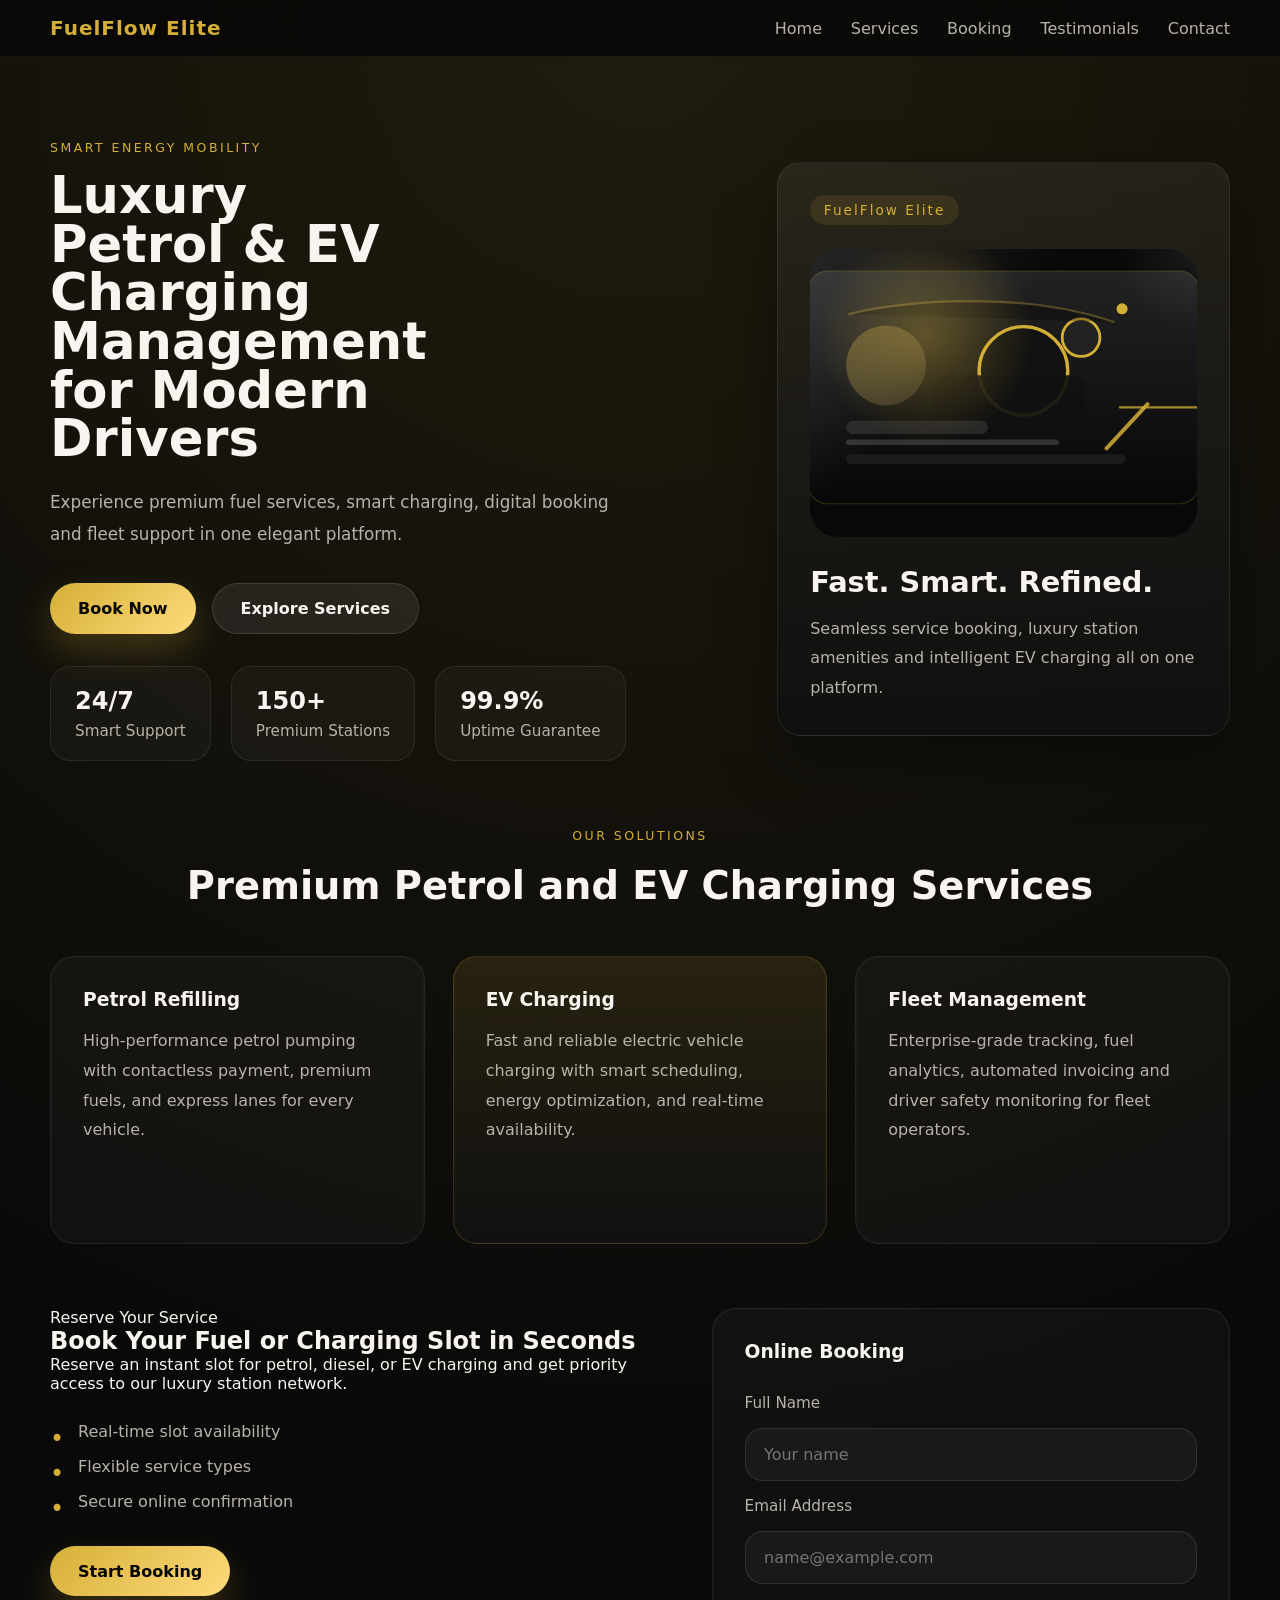
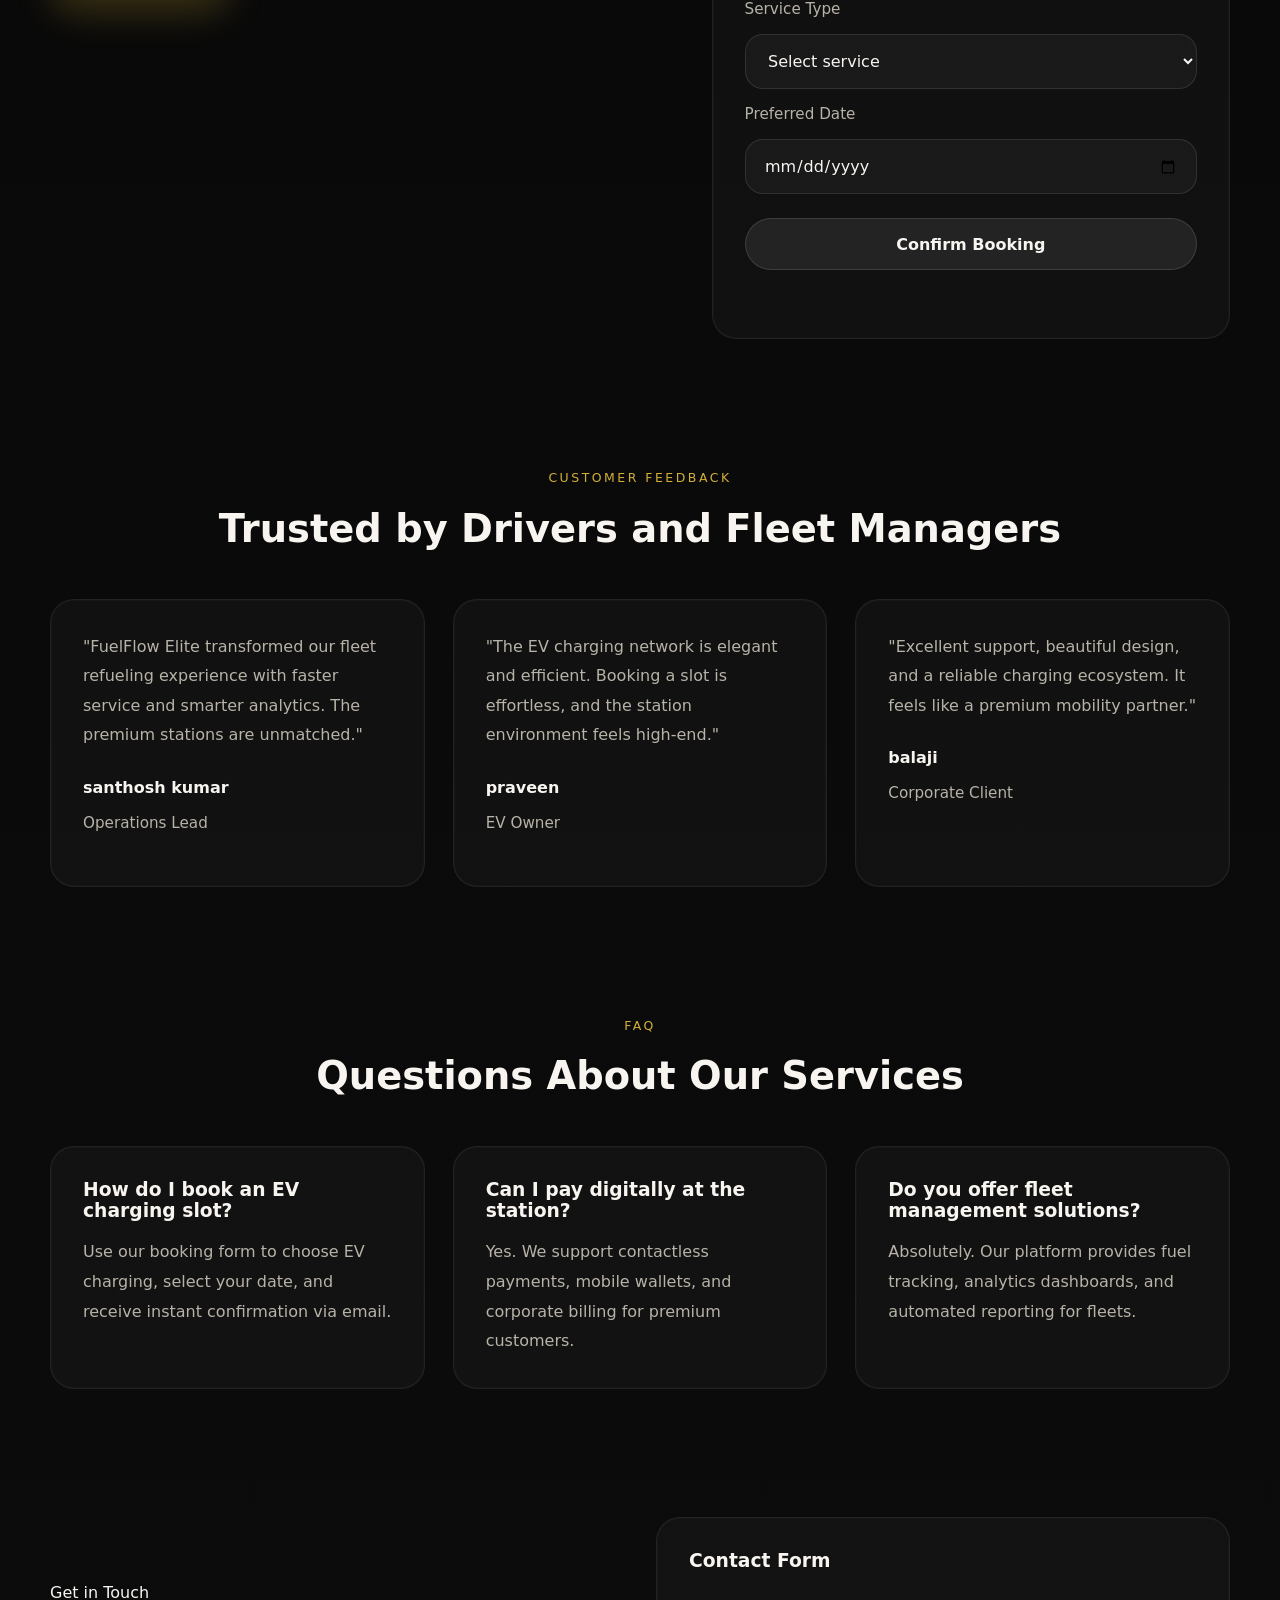
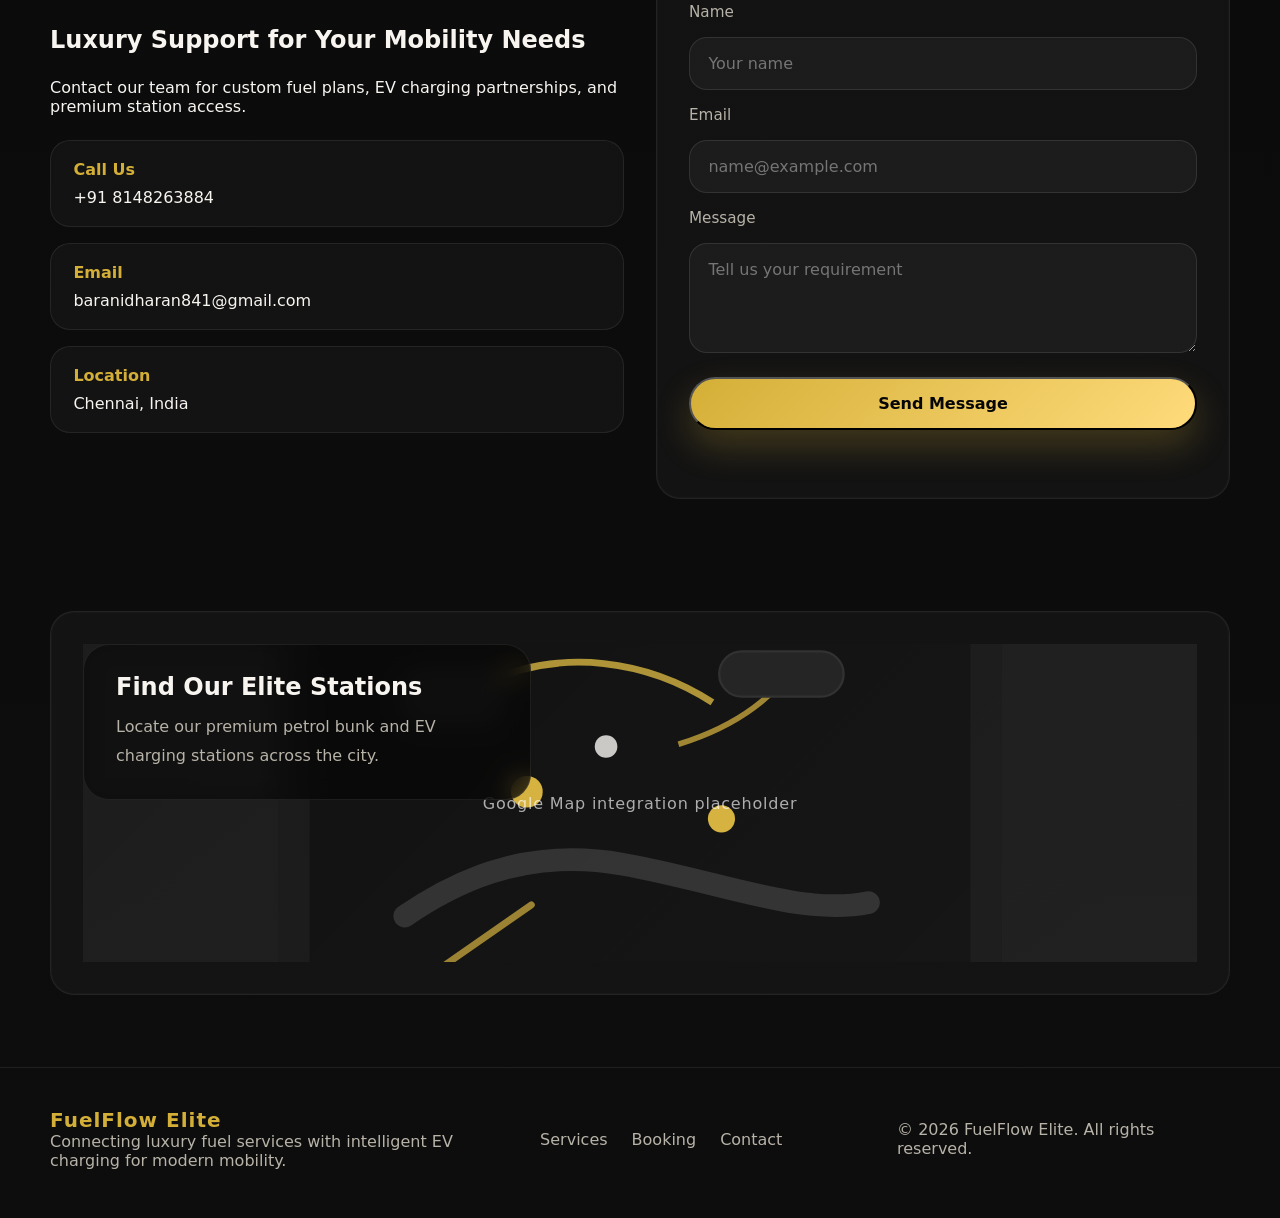
<file: index.html>
<!DOCTYPE html>
<html lang="en">
<head>
    <meta charset="UTF-8" />
    <meta name="viewport" content="width=device-width, initial-scale=1.0" />
    <title>FuelFlow Elite | Smart Petrol Bunk & EV Charging</title>
    <meta name="description" content="Luxury petrol bunk and EV charging management system with premium services, fast booking, and smart energy solutions." />
    <link rel="stylesheet" href="css/style.css" />
    <link rel="stylesheet" href="css/responsive.css" />
</head>
<body>
    <!-- Page Wrapper -->
    <div class="page-wrapper">
        <!-- Header / Navigation -->
        <header class="site-header">
            <div class="container header-inner">
                <a href="#home" class="brand-logo">FuelFlow Elite</a>
                <nav class="main-nav" id="mainNav">
                    <a href="#home">Home</a>
                    <a href="#services">Services</a>
                    <a href="#booking">Booking</a>
                    <a href="#testimonials">Testimonials</a>
                    <a href="#contact">Contact</a>
                </nav>
                <button class="mobile-toggle" aria-label="Open navigation">☰</button>
            </div>
        </header>

        <!-- Hero Section -->
        <section class="hero-section" id="home">
            <div class="container hero-grid">
                <div class="hero-copy">
                    <span class="eyebrow">Smart Energy Mobility</span>
                    <h1>Luxury Petrol & EV Charging Management for Modern Drivers</h1>
                    <p>Experience premium fuel services, smart charging, digital booking and fleet support in one elegant platform.</p>
                    <div class="hero-actions">
                        <a href="#booking" class="btn btn-primary">Book Now</a>
                        <a href="#services" class="btn btn-secondary">Explore Services</a>
                    </div>
                    <div class="hero-stats">
                        <div>
                            <strong>24/7</strong>
                            <span>Smart Support</span>
                        </div>
                        <div>
                            <strong>150+</strong>
                            <span>Premium Stations</span>
                        </div>
                        <div>
                            <strong>99.9%</strong>
                            <span>Uptime Guarantee</span>
                        </div>
                    </div>
                </div>
                <div class="hero-visual">
                    <div class="visual-card">
                        <div class="visual-tag">FuelFlow Elite</div>
                        <div class="visual-image"></div>
                        <div class="visual-copy">
                            <h2>Fast. Smart. Refined.</h2>
                            <p>Seamless service booking, luxury station amenities and intelligent EV charging all on one platform.</p>
                        </div>
                    </div>
                </div>
            </div>
        </section>

        <!-- Services Section -->
        <section class="services-section" id="services">
            <div class="container section-header">
                <span>Our Solutions</span>
                <h2>Premium Petrol and EV Charging Services</h2>
            </div>
            <div class="container services-grid">
                <article class="service-card">
                    <h3>Petrol Refilling</h3>
                    <p>High-performance petrol pumping with contactless payment, premium fuels, and express lanes for every vehicle.</p>
                </article>
                <article class="service-card accent-card">
                    <h3>EV Charging</h3>
                    <p>Fast and reliable electric vehicle charging with smart scheduling, energy optimization, and real-time availability.</p>
                </article>
                <article class="service-card">
                    <h3>Fleet Management</h3>
                    <p>Enterprise-grade tracking, fuel analytics, automated invoicing and driver safety monitoring for fleet operators.</p>
                </article>
            </div>
        </section>

        <!-- Booking Preview -->
        <section class="booking-preview" id="booking">
            <div class="container booking-grid">
                <div class="booking-copy">
                    <span>Reserve Your Service</span>
                    <h2>Book Your Fuel or Charging Slot in Seconds</h2>
                    <p>Reserve an instant slot for petrol, diesel, or EV charging and get priority access to our luxury station network.</p>
                    <ul>
                        <li>Real-time slot availability</li>
                        <li>Flexible service types</li>
                        <li>Secure online confirmation</li>
                    </ul>
                    <a href="#contact" class="btn btn-primary">Start Booking</a>
                </div>
                <div class="booking-form-card">
                    <form id="bookingForm" class="form-card" novalidate>
                        <h3>Online Booking</h3>
                        <label for="bookingName">Full Name</label>
                        <input type="text" id="bookingName" name="bookingName" placeholder="Your name" required />
                        <label for="bookingEmail">Email Address</label>
                        <input type="email" id="bookingEmail" name="bookingEmail" placeholder="name@example.com" required />
                        <label for="serviceType">Service Type</label>
                        <select id="serviceType" name="serviceType" required>
                            <option value="">Select service</option>
                            <option value="petrol">Petrol Refuel</option>
                            <option value="diesel">Diesel Refuel</option>
                            <option value="ev">EV Charging</option>
                        </select>
                        <label for="bookingDate">Preferred Date</label>
                        <input type="date" id="bookingDate" name="bookingDate" required />
                        <button type="submit" class="btn btn-secondary">Confirm Booking</button>
                        <p class="form-message" id="bookingMessage"></p>
                    </form>
                </div>
            </div>
        </section>

        <!-- Testimonials Section -->
        <section class="testimonials-section" id="testimonials">
            <div class="container section-header">
                <span>Customer Feedback</span>
                <h2>Trusted by Drivers and Fleet Managers</h2>
            </div>
            <div class="container testimonials-grid">
                <article class="testimonial-card">
                    <p>"FuelFlow Elite transformed our fleet refueling experience with faster service and smarter analytics. The premium stations are unmatched."</p>
                    <h4>santhosh kumar</h4>
                    <span>Operations Lead</span>
                </article>
                <article class="testimonial-card">
                    <p>"The EV charging network is elegant and efficient. Booking a slot is effortless, and the station environment feels high-end."</p>
                    <h4>praveen</h4>
                    <span>EV Owner</span>
                </article>
                <article class="testimonial-card">
                    <p>"Excellent support, beautiful design, and a reliable charging ecosystem. It feels like a premium mobility partner."</p>
                    <h4>balaji</h4>
                    <span>Corporate Client</span>
                </article>
            </div>
        </section>

        <!-- FAQ Section -->
        <section class="faq-section">
            <div class="container section-header">
                <span>FAQ</span>
                <h2>Questions About Our Services</h2>
            </div>
            <div class="container faq-grid">
                <div class="faq-item">
                    <h3>How do I book an EV charging slot?</h3>
                    <p>Use our booking form to choose EV charging, select your date, and receive instant confirmation via email.</p>
                </div>
                <div class="faq-item">
                    <h3>Can I pay digitally at the station?</h3>
                    <p>Yes. We support contactless payments, mobile wallets, and corporate billing for premium customers.</p>
                </div>
                <div class="faq-item">
                    <h3>Do you offer fleet management solutions?</h3>
                    <p>Absolutely. Our platform provides fuel tracking, analytics dashboards, and automated reporting for fleets.</p>
                </div>
            </div>
        </section>

        <!-- Contact Section -->
        <section class="contact-section" id="contact">
            <div class="container contact-grid">
                <div class="contact-copy">
                    <span>Get in Touch</span>
                    <h2>Luxury Support for Your Mobility Needs</h2>
                    <p>Contact our team for custom fuel plans, EV charging partnerships, and premium station access.</p>
                    <div class="contact-details">
                        <div>
                            <strong>Call Us</strong>
                            <p>+91 8148263884</p>
                        </div>
                        <div>
                            <strong>Email</strong>
                            <p>baranidharan841@gmail.com</p>
                        </div>
                        <div>
                            <strong>Location</strong>
                            <p>Chennai, India</p>
                        </div>
                    </div>
                </div>
                <div class="contact-form-card">
                    <form id="contactForm" class="form-card" novalidate>
                        <h3>Contact Form</h3>
                        <label for="contactName">Name</label>
                        <input type="text" id="contactName" name="contactName" placeholder="Your name" required />
                        <label for="contactEmail">Email</label>
                        <input type="email" id="contactEmail" name="contactEmail" placeholder="name@example.com" required />
                        <label for="contactMessage">Message</label>
                        <textarea id="contactMessage" name="contactMessage" rows="4" placeholder="Tell us your requirement" required></textarea>
                        <button type="submit" class="btn btn-primary">Send Message</button>
                        <p class="form-message" id="contactMessageStatus"></p>
                    </form>
                </div>
            </div>
        </section>

        <!-- Google Map / Location -->
        <section class="map-section">
            <div class="container map-card">
                <div class="map-overlay">
                    <h2>Find Our Elite Stations</h2>
                    <p>Locate our premium petrol bunk and EV charging stations across the city.</p>
                </div>
                <div class="map-placeholder">
                    <p>Google Map integration placeholder</p>
                </div>
            </div>
        </section>

        <!-- Footer -->
        <footer class="site-footer">
            <div class="container footer-grid">
                <div>
                    <a href="#home" class="brand-logo">FuelFlow Elite</a>
                    <p>Connecting luxury fuel services with intelligent EV charging for modern mobility.</p>
                </div>
                <div class="footer-links">
                    <a href="#services">Services</a>
                    <a href="#booking">Booking</a>
                    <a href="#contact">Contact</a>
                </div>
                <div>
                    <p>&copy; 2026 FuelFlow Elite. All rights reserved.</p>
                </div>
            </div>
        </footer>
    </div>

    <script src="js/script.js"></script>
</body>
</html>
</file>
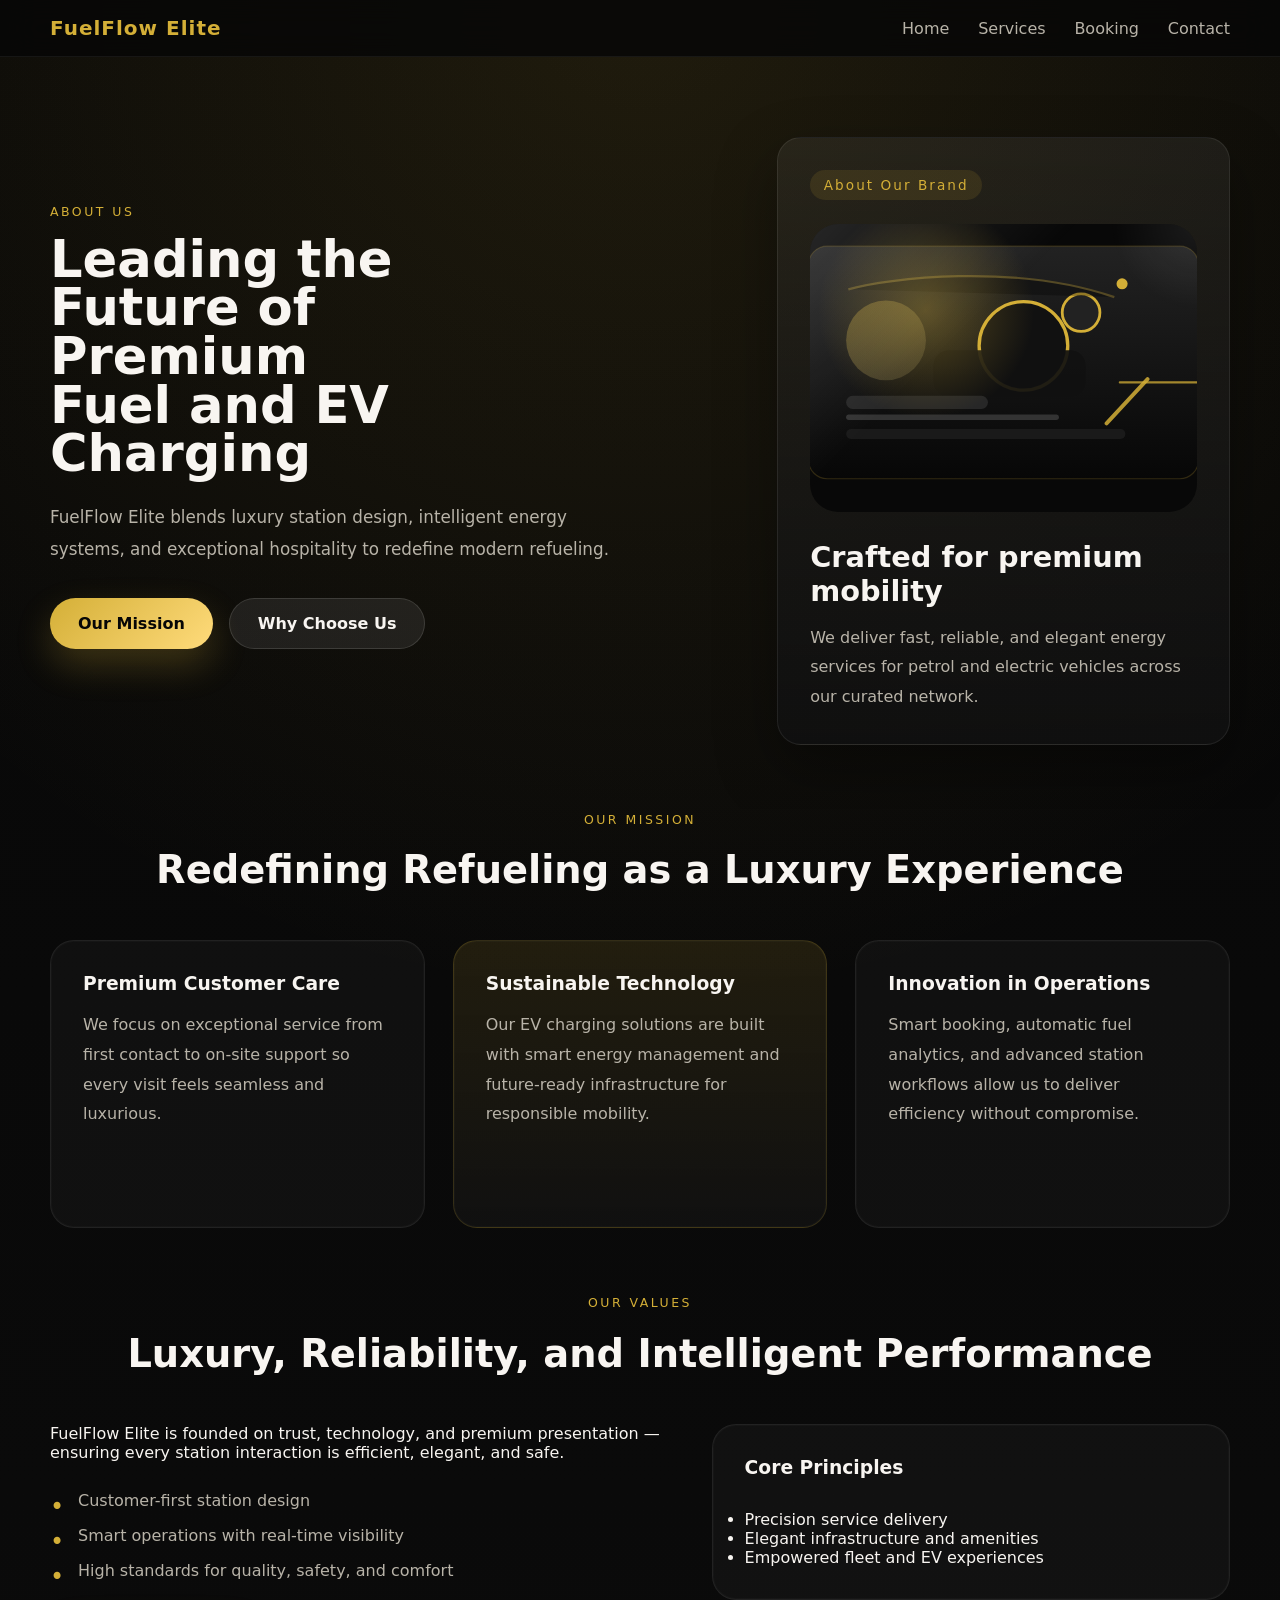
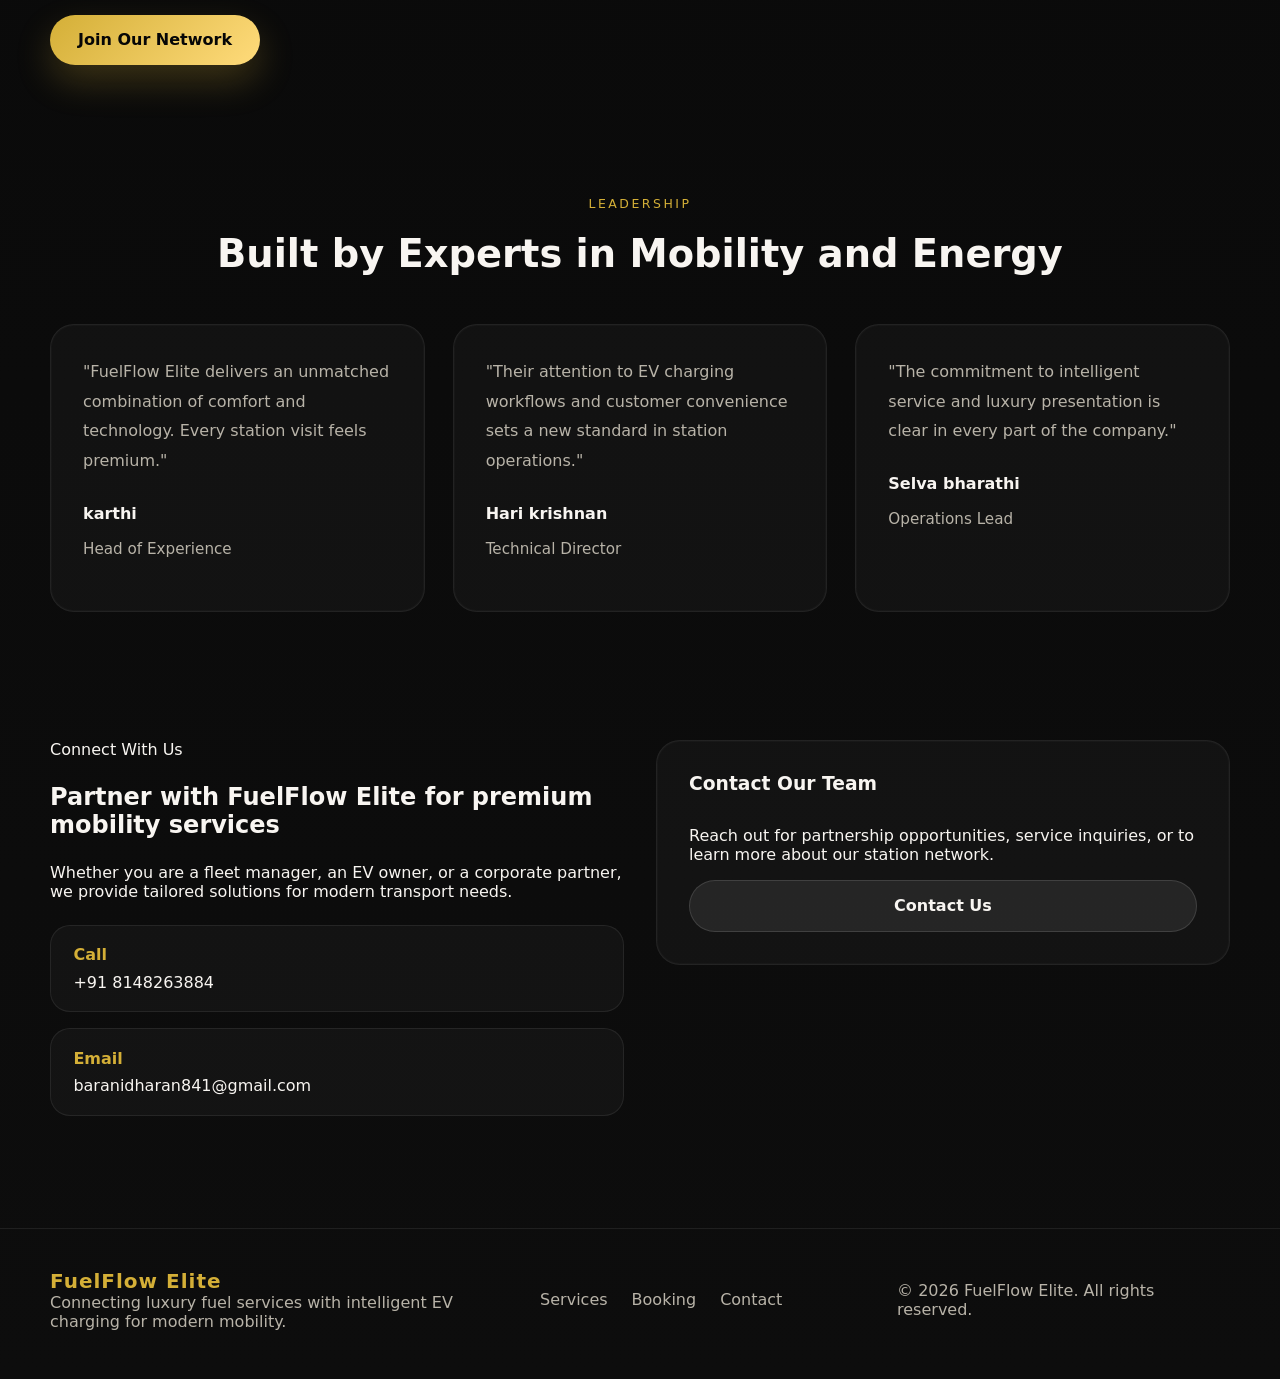
<file: about.html>
<!DOCTYPE html>
<html lang="en">
<head>
    <meta charset="UTF-8" />
    <meta name="viewport" content="width=device-width, initial-scale=1.0" />
    <title>FuelFlow Elite | About Us</title>
    <meta name="description" content="Learn about FuelFlow Elite, our premium petrol bunk and EV charging mission, technology, and customer-first service model." />
    <link rel="stylesheet" href="css/style.css" />
    <link rel="stylesheet" href="css/responsive.css" />
</head>
<body>
    <div class="page-wrapper">
        <header class="site-header">
            <div class="container header-inner">
                <a href="index.html" class="brand-logo">FuelFlow Elite</a>
                <nav class="main-nav" id="mainNav">
                    <a href="index.html#home">Home</a>
                    <a href="services.html">Services</a>
                    <a href="booking.html">Booking</a>
                    <a href="contact.html">Contact</a>
                </nav>
                <button class="mobile-toggle" aria-label="Open navigation">☰</button>
            </div>
        </header>

        <section class="hero-section" id="home">
            <div class="container hero-grid">
                <div class="hero-copy">
                    <span class="eyebrow">About Us</span>
                    <h1>Leading the Future of Premium Fuel and EV Charging</h1>
                    <p>FuelFlow Elite blends luxury station design, intelligent energy systems, and exceptional hospitality to redefine modern refueling.</p>
                    <div class="hero-actions">
                        <a href="#mission" class="btn btn-primary">Our Mission</a>
                        <a href="#values" class="btn btn-secondary">Why Choose Us</a>
                    </div>
                </div>
                <div class="hero-visual">
                    <div class="visual-card">
                        <div class="visual-tag">About Our Brand</div>
                        <div class="visual-image"></div>
                        <div class="visual-copy">
                            <h2>Crafted for premium mobility</h2>
                            <p>We deliver fast, reliable, and elegant energy services for petrol and electric vehicles across our curated network.</p>
                        </div>
                    </div>
                </div>
            </div>
        </section>

        <section class="services-section" id="mission">
            <div class="container section-header">
                <span>Our Mission</span>
                <h2>Redefining Refueling as a Luxury Experience</h2>
            </div>
            <div class="container services-grid">
                <article class="service-card">
                    <h3>Premium Customer Care</h3>
                    <p>We focus on exceptional service from first contact to on-site support so every visit feels seamless and luxurious.</p>
                </article>
                <article class="service-card accent-card">
                    <h3>Sustainable Technology</h3>
                    <p>Our EV charging solutions are built with smart energy management and future-ready infrastructure for responsible mobility.</p>
                </article>
                <article class="service-card">
                    <h3>Innovation in Operations</h3>
                    <p>Smart booking, automatic fuel analytics, and advanced station workflows allow us to deliver efficiency without compromise.</p>
                </article>
            </div>
        </section>

        <section class="booking-preview" id="values">
            <div class="container section-header">
                <span>Our Values</span>
                <h2>Luxury, Reliability, and Intelligent Performance</h2>
            </div>
            <div class="container booking-grid">
                <div class="booking-copy">
                    <p>FuelFlow Elite is founded on trust, technology, and premium presentation — ensuring every station interaction is efficient, elegant, and safe.</p>
                    <ul>
                        <li>Customer-first station design</li>
                        <li>Smart operations with real-time visibility</li>
                        <li>High standards for quality, safety, and comfort</li>
                    </ul>
                    <a href="contact.html" class="btn btn-primary">Join Our Network</a>
                </div>
                <div class="booking-form-card">
                    <div class="form-card">
                        <h3>Core Principles</h3>
                        <ul>
                            <li>Precision service delivery</li>
                            <li>Elegant infrastructure and amenities</li>
                            <li>Empowered fleet and EV experiences</li>
                        </ul>
                    </div>
                </div>
            </div>
        </section>

        <section class="testimonials-section">
            <div class="container section-header">
                <span>Leadership</span>
                <h2>Built by Experts in Mobility and Energy</h2>
            </div>
            <div class="container testimonials-grid">
                <article class="testimonial-card">
                    <p>"FuelFlow Elite delivers an unmatched combination of comfort and technology. Every station visit feels premium."</p>
                    <h4>karthi</h4>
                    <span>Head of Experience</span>
                </article>
                <article class="testimonial-card">
                    <p>"Their attention to EV charging workflows and customer convenience sets a new standard in station operations."</p>
                    <h4>Hari krishnan</h4>
                    <span>Technical Director</span>
                </article>
                <article class="testimonial-card">
                    <p>"The commitment to intelligent service and luxury presentation is clear in every part of the company."</p>
                    <h4>Selva bharathi</h4>
                    <span>Operations Lead</span>
                </article>
            </div>
        </section>

        <section class="contact-section">
            <div class="container contact-grid">
                <div class="contact-copy">
                    <span>Connect With Us</span>
                    <h2>Partner with FuelFlow Elite for premium mobility services</h2>
                    <p>Whether you are a fleet manager, an EV owner, or a corporate partner, we provide tailored solutions for modern transport needs.</p>
                    <div class="contact-details">
                        <div>
                            <strong>Call</strong>
                            <p>+91 8148263884</p>
                        </div>
                        <div>
                            <strong>Email</strong>
                            <p>baranidharan841@gmail.com</p>
                        </div>
                    </div>
                </div>
                <div class="contact-form-card">
                    <div class="form-card">
                        <h3>Contact Our Team</h3>
                        <p>Reach out for partnership opportunities, service inquiries, or to learn more about our station network.</p>
                        <a href="contact.html" class="btn btn-secondary">Contact Us</a>
                    </div>
                </div>
            </div>
        </section>

        <footer class="site-footer">
            <div class="container footer-grid">
                <div>
                    <a href="index.html" class="brand-logo">FuelFlow Elite</a>
                    <p>Connecting luxury fuel services with intelligent EV charging for modern mobility.</p>
                </div>
                <div class="footer-links">
                    <a href="services.html">Services</a>
                    <a href="booking.html">Booking</a>
                    <a href="contact.html">Contact</a>
                </div>
                <div>
                    <p>&copy; 2026 FuelFlow Elite. All rights reserved.</p>
                </div>
            </div>
        </footer>
    </div>

    <script src="js/script.js"></script>
</body>
</html>
</file>
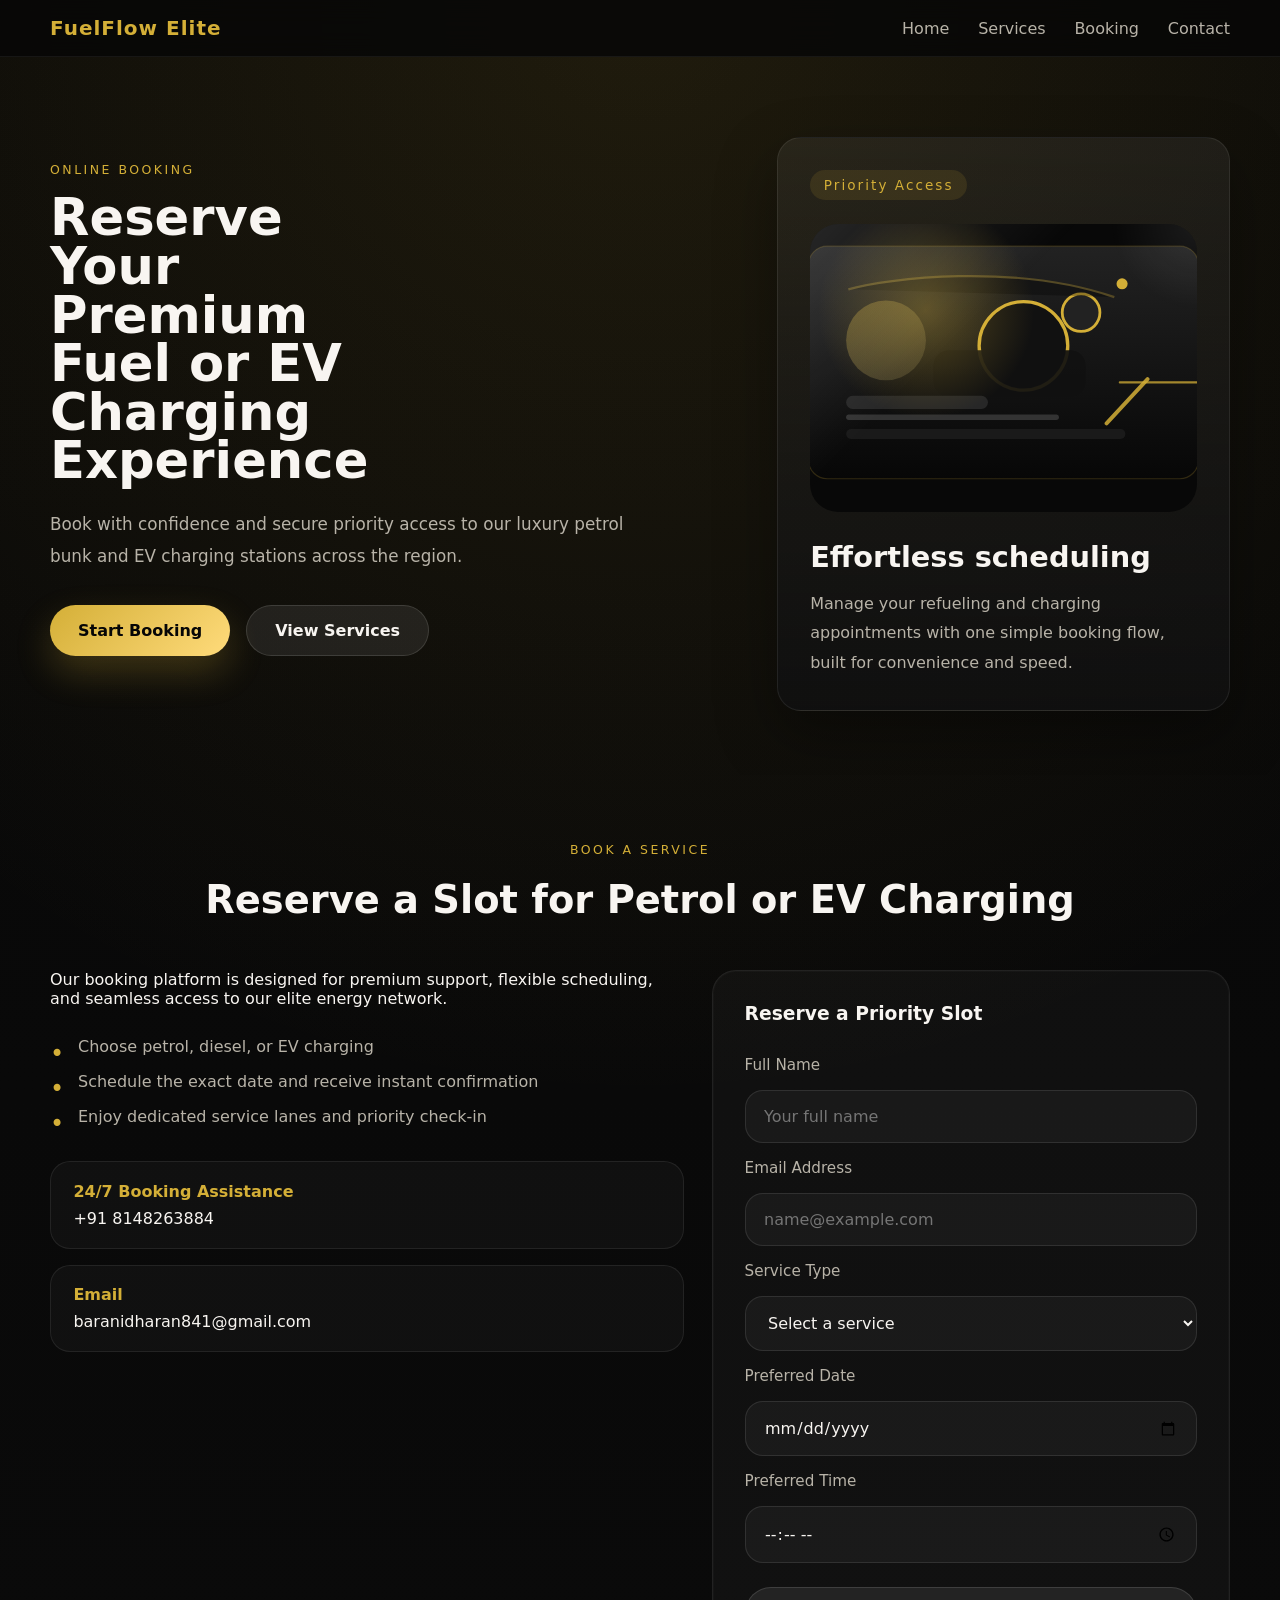
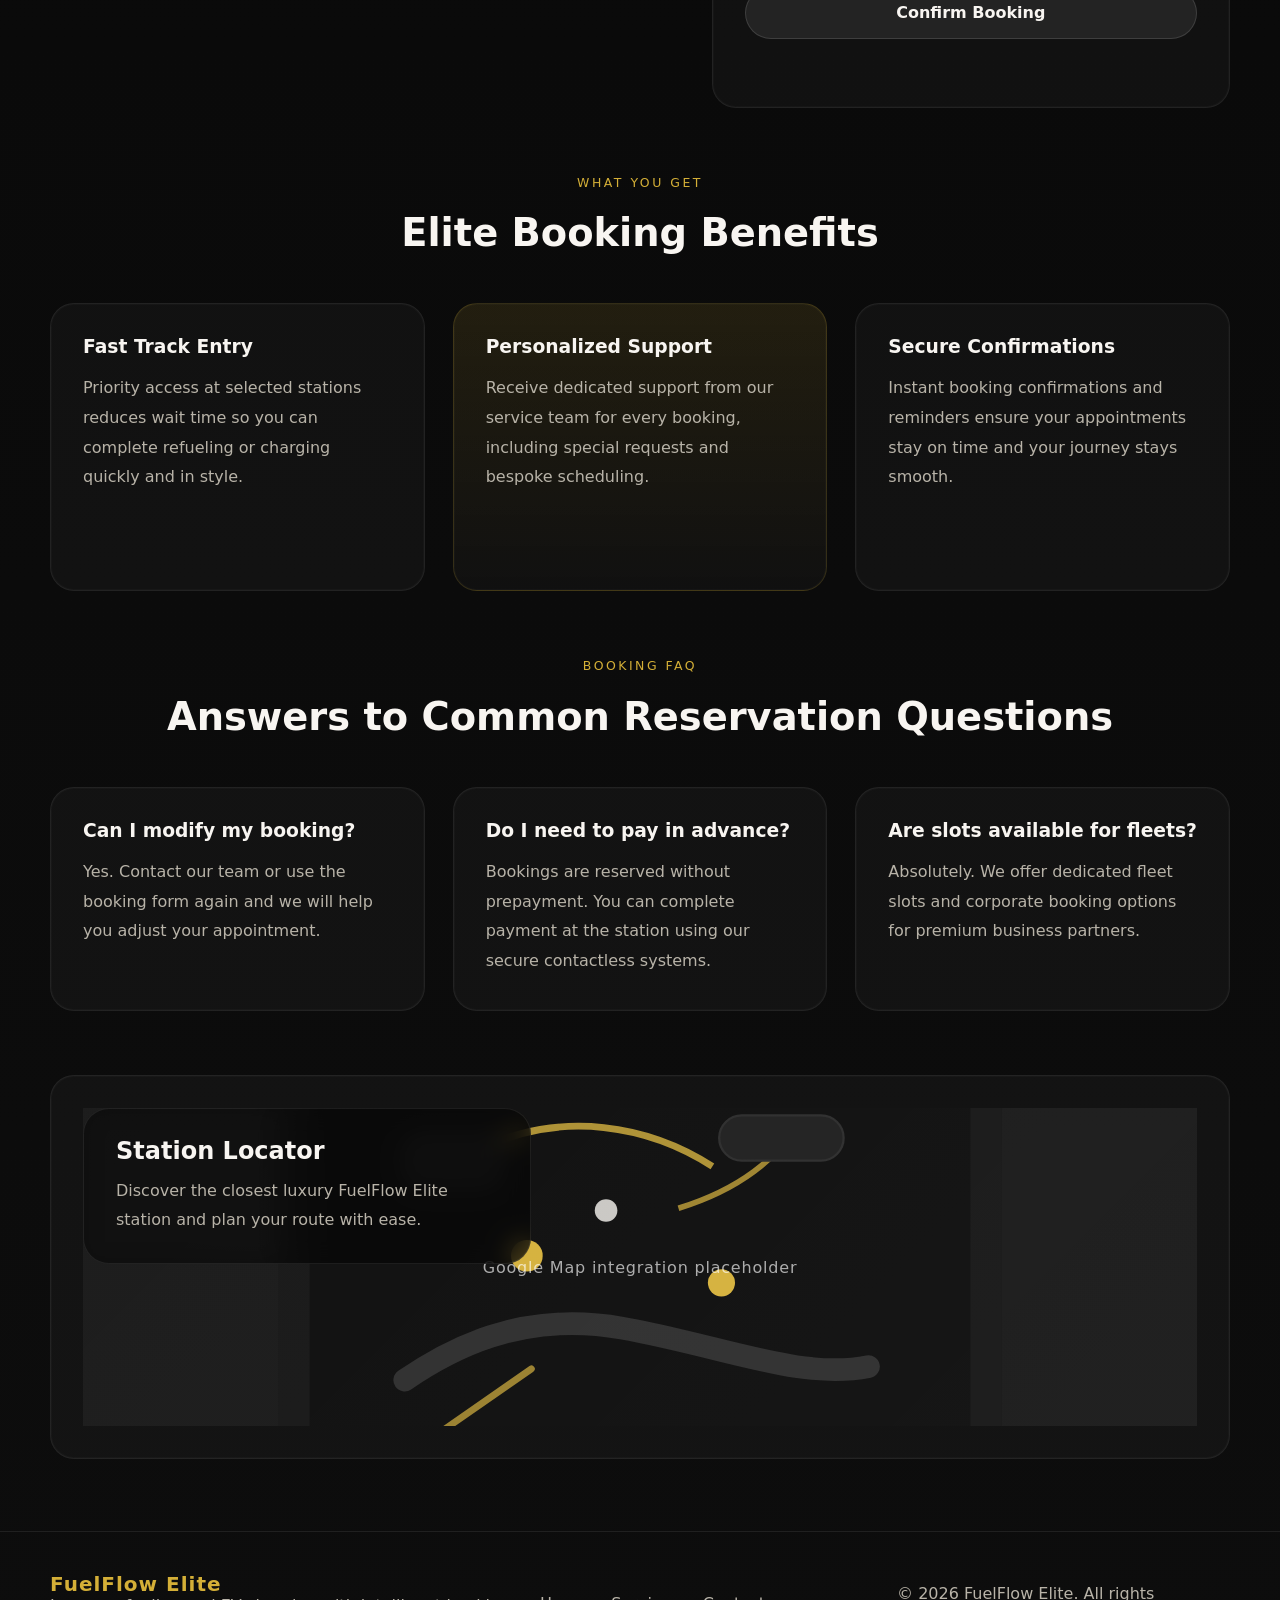
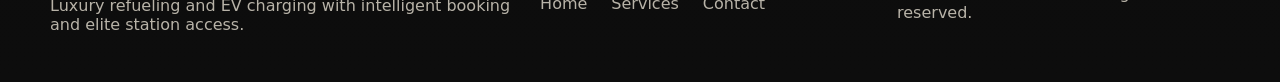
<file: booking.html>
<!DOCTYPE html>
<html lang="en">
<head>
    <meta charset="UTF-8" />
    <meta name="viewport" content="width=device-width, initial-scale=1.0" />
    <title>FuelFlow Elite | Booking</title>
    <meta name="description" content="Book premium petrol refueling and EV charging services with FuelFlow Elite. Secure your luxury fueling experience now." />
    <link rel="stylesheet" href="css/style.css" />
    <link rel="stylesheet" href="css/responsive.css" />
</head>
<body>
    <div class="page-wrapper">
        <header class="site-header">
            <div class="container header-inner">
                <a href="index.html" class="brand-logo">FuelFlow Elite</a>
                <nav class="main-nav" id="mainNav">
                    <a href="index.html#home">Home</a>
                    <a href="services.html">Services</a>
                    <a href="booking.html">Booking</a>
                    <a href="contact.html">Contact</a>
                </nav>
                <button class="mobile-toggle" aria-label="Open navigation">☰</button>
            </div>
        </header>

        <section class="hero-section" id="home">
            <div class="container hero-grid">
                <div class="hero-copy">
                    <span class="eyebrow">Online Booking</span>
                    <h1>Reserve Your Premium Fuel or EV Charging Experience</h1>
                    <p>Book with confidence and secure priority access to our luxury petrol bunk and EV charging stations across the region.</p>
                    <div class="hero-actions">
                        <a href="#bookingForm" class="btn btn-primary">Start Booking</a>
                        <a href="services.html" class="btn btn-secondary">View Services</a>
                    </div>
                </div>
                <div class="hero-visual">
                    <div class="visual-card">
                        <div class="visual-tag">Priority Access</div>
                        <div class="visual-image"></div>
                        <div class="visual-copy">
                            <h2>Effortless scheduling</h2>
                            <p>Manage your refueling and charging appointments with one simple booking flow, built for convenience and speed.</p>
                        </div>
                    </div>
                </div>
            </div>
        </section>

        <section class="booking-preview" id="bookingForm">
            <div class="container section-header">
                <span>Book a Service</span>
                <h2>Reserve a Slot for Petrol or EV Charging</h2>
            </div>
            <div class="container booking-grid">
                <div class="booking-copy">
                    <p>Our booking platform is designed for premium support, flexible scheduling, and seamless access to our elite energy network.</p>
                    <ul>
                        <li>Choose petrol, diesel, or EV charging</li>
                        <li>Schedule the exact date and receive instant confirmation</li>
                        <li>Enjoy dedicated service lanes and priority check-in</li>
                    </ul>
                    <div class="contact-details">
                        <div>
                            <strong>24/7 Booking Assistance</strong>
                            <p>+91 8148263884</p>
                        </div>
                        <div>
                            <strong>Email</strong>
                            <p>baranidharan841@gmail.com</p>
                        </div>
                    </div>
                </div>
                <div class="booking-form-card">
                    <form id="bookingForm" class="form-card" novalidate>
                        <h3>Reserve a Priority Slot</h3>
                        <label for="bookingName">Full Name</label>
                        <input type="text" id="bookingName" name="bookingName" placeholder="Your full name" required />
                        <label for="bookingEmail">Email Address</label>
                        <input type="email" id="bookingEmail" name="bookingEmail" placeholder="name@example.com" required />
                        <label for="serviceType">Service Type</label>
                        <select id="serviceType" name="serviceType" required>
                            <option value="">Select a service</option>
                            <option value="petrol">Premium Petrol</option>
                            <option value="diesel">Diesel Refuel</option>
                            <option value="ev">EV Charging</option>
                        </select>
                        <label for="bookingDate">Preferred Date</label>
                        <input type="date" id="bookingDate" name="bookingDate" required />
                        <label for="bookingTime">Preferred Time</label>
                        <input type="time" id="bookingTime" name="bookingTime" required />
                        <button type="submit" class="btn btn-secondary">Confirm Booking</button>
                        <p class="form-message" id="bookingMessage"></p>
                    </form>
                </div>
            </div>
        </section>

        <section class="services-section">
            <div class="container section-header">
                <span>What You Get</span>
                <h2>Elite Booking Benefits</h2>
            </div>
            <div class="container services-grid">
                <article class="service-card">
                    <h3>Fast Track Entry</h3>
                    <p>Priority access at selected stations reduces wait time so you can complete refueling or charging quickly and in style.</p>
                </article>
                <article class="service-card accent-card">
                    <h3>Personalized Support</h3>
                    <p>Receive dedicated support from our service team for every booking, including special requests and bespoke scheduling.</p>
                </article>
                <article class="service-card">
                    <h3>Secure Confirmations</h3>
                    <p>Instant booking confirmations and reminders ensure your appointments stay on time and your journey stays smooth.</p>
                </article>
            </div>
        </section>

        <section class="faq-section">
            <div class="container section-header">
                <span>Booking FAQ</span>
                <h2>Answers to Common Reservation Questions</h2>
            </div>
            <div class="container faq-grid">
                <div class="faq-item">
                    <h3>Can I modify my booking?</h3>
                    <p>Yes. Contact our team or use the booking form again and we will help you adjust your appointment.</p>
                </div>
                <div class="faq-item">
                    <h3>Do I need to pay in advance?</h3>
                    <p>Bookings are reserved without prepayment. You can complete payment at the station using our secure contactless systems.</p>
                </div>
                <div class="faq-item">
                    <h3>Are slots available for fleets?</h3>
                    <p>Absolutely. We offer dedicated fleet slots and corporate booking options for premium business partners.</p>
                </div>
            </div>
        </section>

        <section class="map-section">
            <div class="container map-card">
                <div class="map-overlay">
                    <h2>Station Locator</h2>
                    <p>Discover the closest luxury FuelFlow Elite station and plan your route with ease.</p>
                </div>
                <div class="map-placeholder">
                    <p>Google Map integration placeholder</p>
                </div>
            </div>
        </section>

        <footer class="site-footer">
            <div class="container footer-grid">
                <div>
                    <a href="index.html" class="brand-logo">FuelFlow Elite</a>
                    <p>Luxury refueling and EV charging with intelligent booking and elite station access.</p>
                </div>
                <div class="footer-links">
                    <a href="index.html">Home</a>
                    <a href="services.html">Services</a>
                    <a href="contact.html">Contact</a>
                </div>
                <div>
                    <p>&copy; 2026 FuelFlow Elite. All rights reserved.</p>
                </div>
            </div>
        </footer>
    </div>

    <script src="js/script.js"></script>
</body>
</html>
</file>
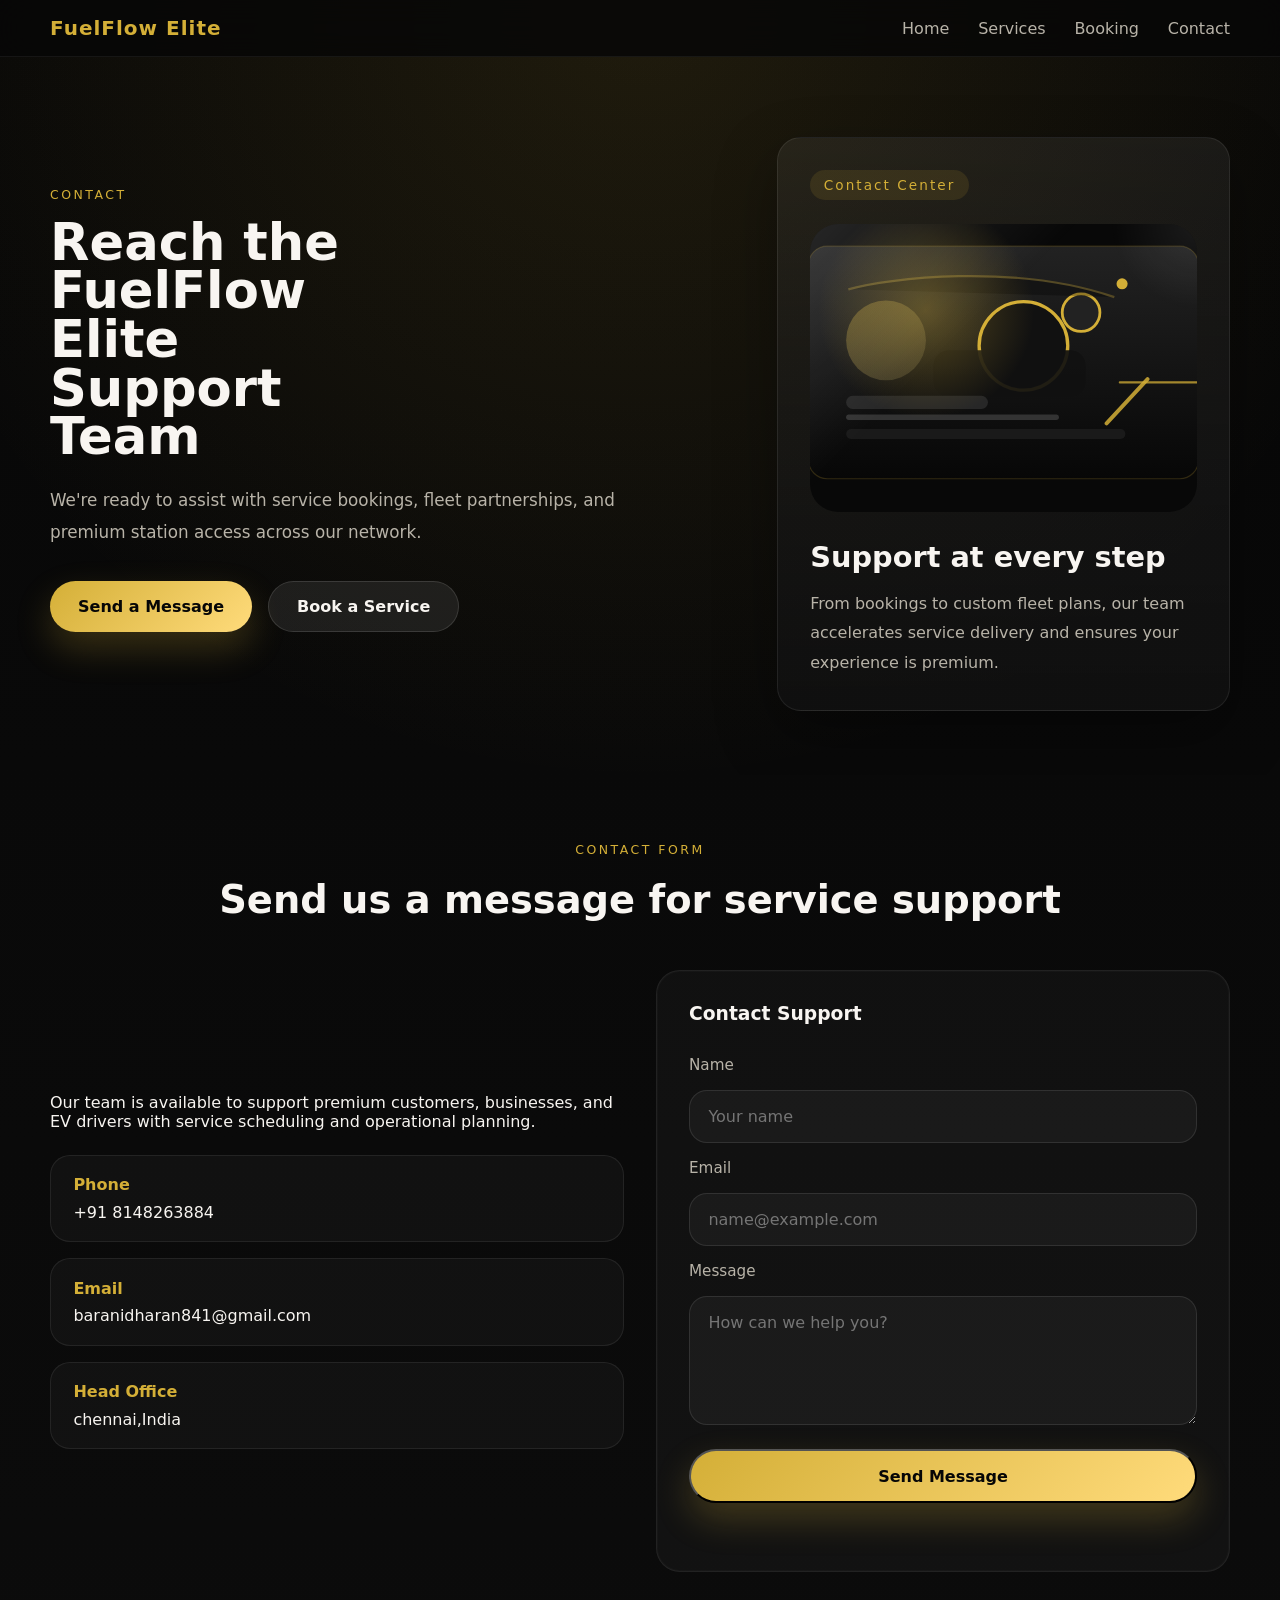
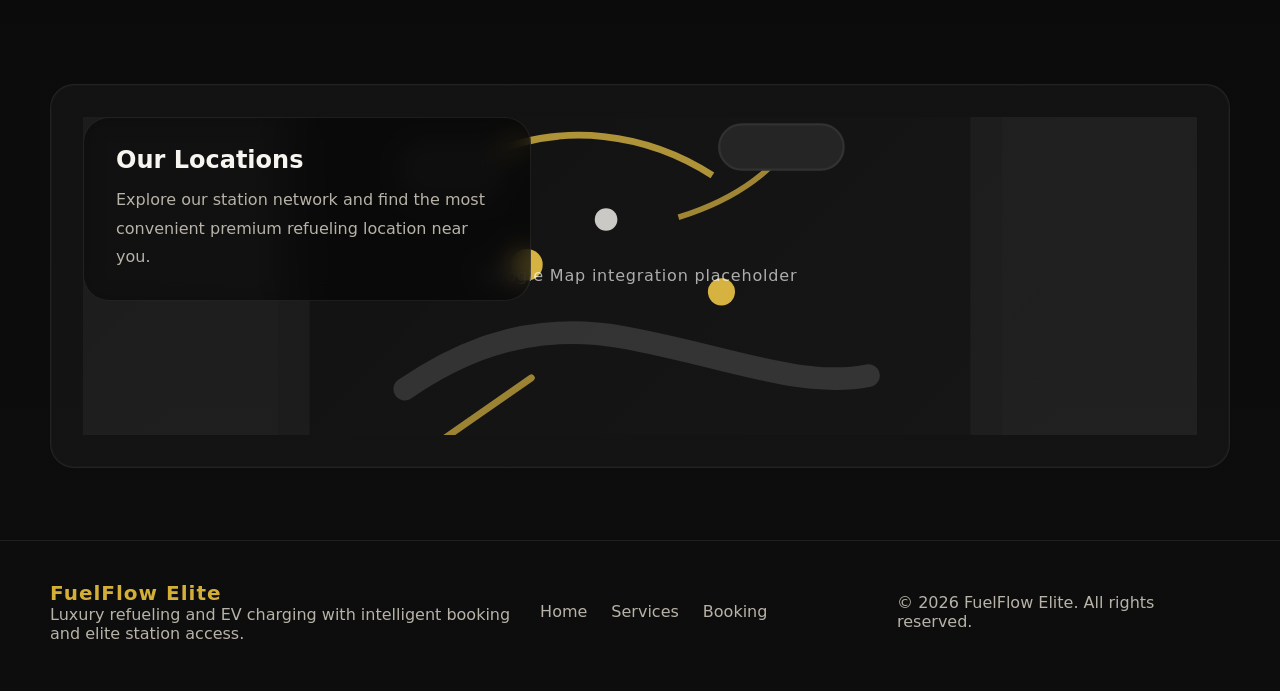
<file: contact.html>
<!DOCTYPE html>
<html lang="en">
<head>
    <meta charset="UTF-8" />
    <meta name="viewport" content="width=device-width, initial-scale=1.0" />
    <title>FuelFlow Elite | Contact</title>
    <meta name="description" content="Contact FuelFlow Elite for premium petrol bunk and EV charging services, fleet partnerships, and support inquiries." />
    <link rel="stylesheet" href="css/style.css" />
    <link rel="stylesheet" href="css/responsive.css" />
</head>
<body>
    <div class="page-wrapper">
        <header class="site-header">
            <div class="container header-inner">
                <a href="index.html" class="brand-logo">FuelFlow Elite</a>
                <nav class="main-nav" id="mainNav">
                    <a href="index.html#home">Home</a>
                    <a href="services.html">Services</a>
                    <a href="booking.html">Booking</a>
                    <a href="contact.html">Contact</a>
                </nav>
                <button class="mobile-toggle" aria-label="Open navigation">☰</button>
            </div>
        </header>

        <section class="hero-section" id="home">
            <div class="container hero-grid">
                <div class="hero-copy">
                    <span class="eyebrow">Contact</span>
                    <h1>Reach the FuelFlow Elite Support Team</h1>
                    <p>We're ready to assist with service bookings, fleet partnerships, and premium station access across our network.</p>
                    <div class="hero-actions">
                        <a href="#contactForm" class="btn btn-primary">Send a Message</a>
                        <a href="booking.html" class="btn btn-secondary">Book a Service</a>
                    </div>
                </div>
                <div class="hero-visual">
                    <div class="visual-card">
                        <div class="visual-tag">Contact Center</div>
                        <div class="visual-image"></div>
                        <div class="visual-copy">
                            <h2>Support at every step</h2>
                            <p>From bookings to custom fleet plans, our team accelerates service delivery and ensures your experience is premium.</p>
                        </div>
                    </div>
                </div>
            </div>
        </section>

        <section class="contact-section" id="contactForm">
            <div class="container section-header">
                <span>Contact Form</span>
                <h2>Send us a message for service support</h2>
            </div>
            <div class="container contact-grid">
                <div class="contact-copy">
                    <p>Our team is available to support premium customers, businesses, and EV drivers with service scheduling and operational planning.</p>
                    <div class="contact-details">
                        <div>
                            <strong>Phone</strong>
                            <p>+91 8148263884</p>
                        </div>
                        <div>
                            <strong>Email</strong>
                            <p>baranidharan841@gmail.com</p>
                        </div>
                        <div>
                            <strong>Head Office</strong>
                            <p>chennai,India</p>
                        </div>
                    </div>
                </div>
                <div class="contact-form-card">
                    <form id="contactForm" class="form-card" novalidate>
                        <h3>Contact Support</h3>
                        <label for="contactName">Name</label>
                        <input type="text" id="contactName" name="contactName" placeholder="Your name" required />
                        <label for="contactEmail">Email</label>
                        <input type="email" id="contactEmail" name="contactEmail" placeholder="name@example.com" required />
                        <label for="contactMessage">Message</label>
                        <textarea id="contactMessage" name="contactMessage" rows="5" placeholder="How can we help you?" required></textarea>
                        <button type="submit" class="btn btn-primary">Send Message</button>
                        <p class="form-message" id="contactMessageStatus"></p>
                    </form>
                </div>
            </div>
        </section>

        <section class="map-section">
            <div class="container map-card">
                <div class="map-overlay">
                    <h2>Our Locations</h2>
                    <p>Explore our station network and find the most convenient premium refueling location near you.</p>
                </div>
                <div class="map-placeholder">
                    <p>Google Map integration placeholder</p>
                </div>
            </div>
        </section>

        <footer class="site-footer">
            <div class="container footer-grid">
                <div>
                    <a href="index.html" class="brand-logo">FuelFlow Elite</a>
                    <p>Luxury refueling and EV charging with intelligent booking and elite station access.</p>
                </div>
                <div class="footer-links">
                    <a href="index.html">Home</a>
                    <a href="services.html">Services</a>
                    <a href="booking.html">Booking</a>
                </div>
                <div>
                    <p>&copy; 2026 FuelFlow Elite. All rights reserved.</p>
                </div>
            </div>
        </footer>
    </div>

    <script src="js/script.js"></script>
</body>
</html>
</file>
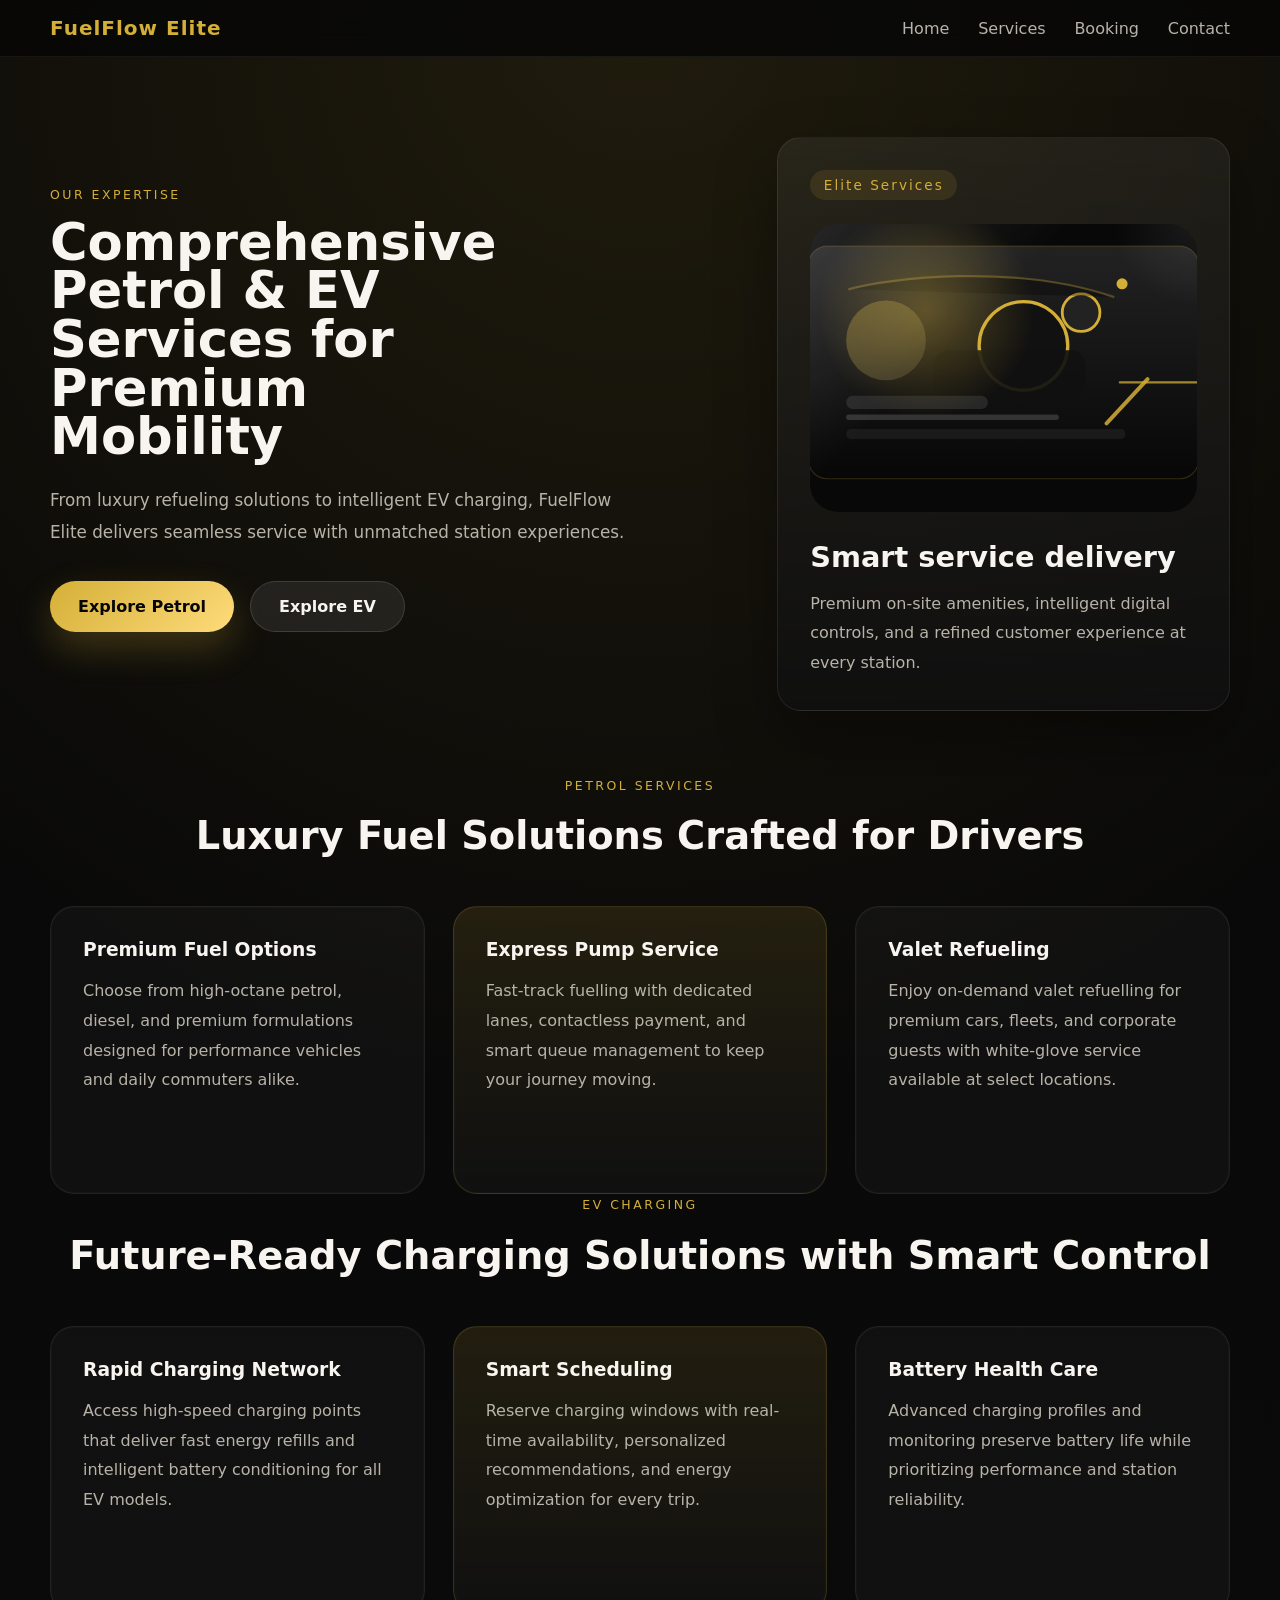
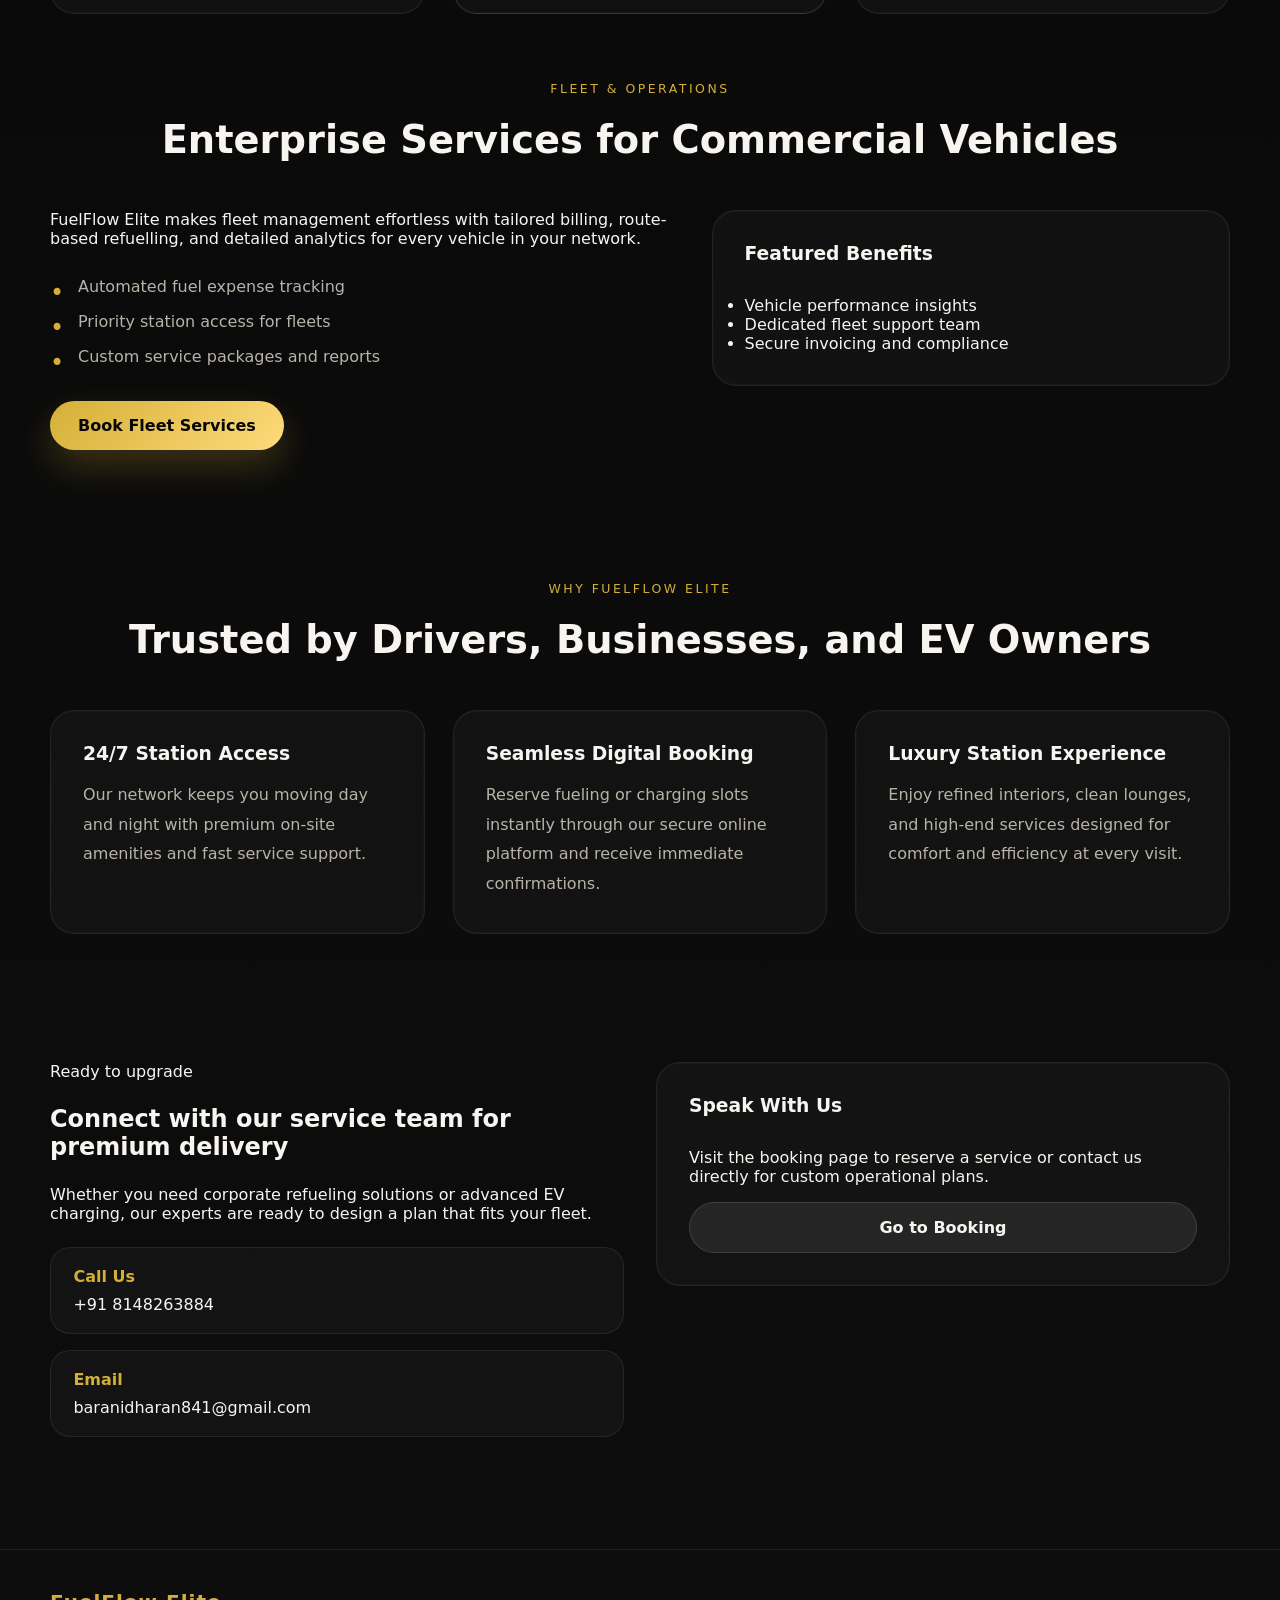
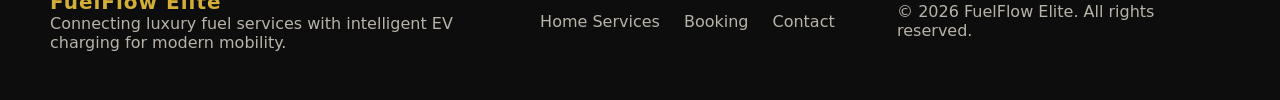
<file: services.html>
<!DOCTYPE html>
<html lang="en">
<head>
    <meta charset="UTF-8" />
    <meta name="viewport" content="width=device-width, initial-scale=1.0" />
    <title>FuelFlow Elite | Services</title>
    <meta name="description" content="Discover premium petrol and EV charging services at FuelFlow Elite with fleet support, smart booking, and luxury station amenities." />
    <link rel="stylesheet" href="css/style.css" />
    <link rel="stylesheet" href="css/responsive.css" />
</head>
<body>
    <!-- Page Wrapper -->
    <div class="page-wrapper">
        <!-- Header / Navigation -->
        <header class="site-header">
            <div class="container header-inner">
                <a href="index.html" class="brand-logo">FuelFlow Elite</a>
                <nav class="main-nav" id="mainNav">
                    <a href="index.html#home">Home</a>
                    <a href="services.html">Services</a>
                    <a href="booking.html">Booking</a>
                    <a href="contact.html">Contact</a>
                </nav>
                <button class="mobile-toggle" aria-label="Open navigation">☰</button>
            </div>
        </header>

        <!-- Services Hero -->
        <section class="hero-section" id="home">
            <div class="container hero-grid">
                <div class="hero-copy">
                    <span class="eyebrow">Our Expertise</span>
                    <h1>Comprehensive Petrol & EV Services for Premium Mobility</h1>
                    <p>From luxury refueling solutions to intelligent EV charging, FuelFlow Elite delivers seamless service with unmatched station experiences.</p>
                    <div class="hero-actions">
                        <a href="#fuelServices" class="btn btn-primary">Explore Petrol</a>
                        <a href="#evServices" class="btn btn-secondary">Explore EV</a>
                    </div>
                </div>
                <div class="hero-visual">
                    <div class="visual-card">
                        <div class="visual-tag">Elite Services</div>
                        <div class="visual-image"></div>
                        <div class="visual-copy">
                            <h2>Smart service delivery</h2>
                            <p>Premium on-site amenities, intelligent digital controls, and a refined customer experience at every station.</p>
                        </div>
                    </div>
                </div>
            </div>
        </section>

        <!-- Fuel Services Section -->
        <section class="services-section" id="fuelServices">
            <div class="container section-header">
                <span>Petrol Services</span>
                <h2>Luxury Fuel Solutions Crafted for Drivers</h2>
            </div>
            <div class="container services-grid">
                <article class="service-card">
                    <h3>Premium Fuel Options</h3>
                    <p>Choose from high-octane petrol, diesel, and premium formulations designed for performance vehicles and daily commuters alike.</p>
                </article>
                <article class="service-card accent-card">
                    <h3>Express Pump Service</h3>
                    <p>Fast-track fuelling with dedicated lanes, contactless payment, and smart queue management to keep your journey moving.</p>
                </article>
                <article class="service-card">
                    <h3>Valet Refueling</h3>
                    <p>Enjoy on-demand valet refuelling for premium cars, fleets, and corporate guests with white-glove service available at select locations.</p>
                </article>
            </div>
        </section>

        <!-- EV Services Section -->
        <section class="services-section" id="evServices">
            <div class="container section-header">
                <span>EV Charging</span>
                <h2>Future-Ready Charging Solutions with Smart Control</h2>
            </div>
            <div class="container services-grid">
                <article class="service-card">
                    <h3>Rapid Charging Network</h3>
                    <p>Access high-speed charging points that deliver fast energy refills and intelligent battery conditioning for all EV models.</p>
                </article>
                <article class="service-card accent-card">
                    <h3>Smart Scheduling</h3>
                    <p>Reserve charging windows with real-time availability, personalized recommendations, and energy optimization for every trip.</p>
                </article>
                <article class="service-card">
                    <h3>Battery Health Care</h3>
                    <p>Advanced charging profiles and monitoring preserve battery life while prioritizing performance and station reliability.</p>
                </article>
            </div>
        </section>

        <!-- Operations & Fleet Section -->
        <section class="booking-preview">
            <div class="container section-header">
                <span>Fleet & Operations</span>
                <h2>Enterprise Services for Commercial Vehicles</h2>
            </div>
            <div class="container booking-grid">
                <div class="booking-copy">
                    <p>FuelFlow Elite makes fleet management effortless with tailored billing, route-based refuelling, and detailed analytics for every vehicle in your network.</p>
                    <ul>
                        <li>Automated fuel expense tracking</li>
                        <li>Priority station access for fleets</li>
                        <li>Custom service packages and reports</li>
                    </ul>
                    <a href="booking.html" class="btn btn-primary">Book Fleet Services</a>
                </div>
                <div class="booking-form-card">
                    <div class="form-card">
                        <h3>Featured Benefits</h3>
                        <ul>
                            <li>Vehicle performance insights</li>
                            <li>Dedicated fleet support team</li>
                            <li>Secure invoicing and compliance</li>
                        </ul>
                    </div>
                </div>
            </div>
        </section>

        <!-- Why Choose Us Section -->
        <section class="faq-section">
            <div class="container section-header">
                <span>Why FuelFlow Elite</span>
                <h2>Trusted by Drivers, Businesses, and EV Owners</h2>
            </div>
            <div class="container faq-grid">
                <div class="faq-item">
                    <h3>24/7 Station Access</h3>
                    <p>Our network keeps you moving day and night with premium on-site amenities and fast service support.</p>
                </div>
                <div class="faq-item">
                    <h3>Seamless Digital Booking</h3>
                    <p>Reserve fueling or charging slots instantly through our secure online platform and receive immediate confirmations.</p>
                </div>
                <div class="faq-item">
                    <h3>Luxury Station Experience</h3>
                    <p>Enjoy refined interiors, clean lounges, and high-end services designed for comfort and efficiency at every visit.</p>
                </div>
            </div>
        </section>

        <!-- Contact CTA -->
        <section class="contact-section">
            <div class="container contact-grid">
                <div class="contact-copy">
                    <span>Ready to upgrade</span>
                    <h2>Connect with our service team for premium delivery</h2>
                    <p>Whether you need corporate refueling solutions or advanced EV charging, our experts are ready to design a plan that fits your fleet.</p>
                    <div class="contact-details">
                        <div>
                            <strong>Call Us</strong>
                            <p>+91 8148263884</p>
                        </div>
                        <div>
                            <strong>Email</strong>
                            <p>baranidharan841@gmail.com</p>
                        </div>
                    </div>
                </div>
                <div class="contact-form-card">
                    <div class="form-card">
                        <h3>Speak With Us</h3>
                        <p>Visit the booking page to reserve a service or contact us directly for custom operational plans.</p>
                        <a href="booking.html" class="btn btn-secondary">Go to Booking</a>
                    </div>
                </div>
            </div>
        </section>

        <!-- Footer -->
        <footer class="site-footer">
            <div class="container footer-grid">
                <div>
                    <a href="index.html" class="brand-logo">FuelFlow Elite</a>
                    <p>Connecting luxury fuel services with intelligent EV charging for modern mobility.</p>
                </div>
                <div class="footer-links">
                    <a href="index.html#services">Home Services</a>
                    <a href="booking.html">Booking</a>
                    <a href="contact.html">Contact</a>
                </div>
                <div>
                    <p>&copy; 2026 FuelFlow Elite. All rights reserved.</p>
                </div>
            </div>
        </footer>
    </div>

    <script src="js/script.js"></script>
</body>
</html>
</file>
<file: css/style.css>
/*
  FuelFlow Elite - Main Stylesheet
  Premium dark luxury theme with modern layout and animated elements.
*/

:root {
    --bg: #070707;
    --surface: #111111;
    --surface-soft: #1c1c1c;
    --text: #f8f5f1;
    --muted: #b8b3a8;
    --gold: #d4af37;
    --gold-soft: rgba(212, 175, 55, 0.18);
    --border: rgba(255, 255, 255, 0.08);
    --shadow: 0 24px 60px rgba(0, 0, 0, 0.35);
    --radius: 24px;
    --transition: 0.35s ease;
}

* {
    box-sizing: border-box;
    margin: 0;
    padding: 0;
}

html {
    scroll-behavior: smooth;
}

body {
    font-family: "Inter", system-ui, -apple-system, BlinkMacSystemFont, "Segoe UI", sans-serif;
    background: radial-gradient(circle at top, rgba(212, 175, 55, 0.12), transparent 33%),
                linear-gradient(180deg, #070707 0%, #0d0d0d 100%);
    color: var(--text);
    min-height: 100vh;
}

img {
    max-width: 100%;
    display: block;
}

button,
input,
select,
textarea {
    font: inherit;
}

a {
    color: inherit;
    text-decoration: none;
}

.container {
    width: min(1180px, calc(100% - 2rem));
    margin: 0 auto;
}

.page-wrapper {
    position: relative;
}

.site-header {
    position: sticky;
    top: 0;
    z-index: 20;
    backdrop-filter: blur(18px);
    background: rgba(7, 7, 7, 0.82);
    border-bottom: 1px solid rgba(255, 255, 255, 0.06);
}

.header-inner {
    display: flex;
    align-items: center;
    justify-content: space-between;
    gap: 2rem;
    padding: 1rem 0;
}

.brand-logo {
    font-size: 1.25rem;
    font-weight: 700;
    letter-spacing: 1px;
    color: var(--gold);
}

.main-nav {
    display: flex;
    gap: 1.8rem;
    align-items: center;
}

.main-nav a {
    color: var(--muted);
    transition: color var(--transition);
}

.main-nav a:hover {
    color: var(--text);
}

.mobile-toggle {
    display: none;
    background: transparent;
    color: var(--text);
    border: 1px solid rgba(255, 255, 255, 0.12);
    border-radius: 14px;
    padding: 0.9rem 1.1rem;
    cursor: pointer;
}

.hero-section {
    padding: 5rem 0 4rem;
    position: relative;
    overflow: hidden;
}

.hero-grid {
    display: grid;
    grid-template-columns: 1.2fr 0.8fr;
    align-items: center;
    gap: 3rem;
}

.hero-copy .eyebrow {
    display: inline-block;
    margin-bottom: 1rem;
    color: var(--gold);
    text-transform: uppercase;
    letter-spacing: 0.2em;
    font-size: 0.78rem;
}

.hero-copy h1 {
    font-size: clamp(3rem, 4vw, 4.5rem);
    line-height: 0.95;
    max-width: 10ch;
    margin-bottom: 1.5rem;
}

.hero-copy p {
    max-width: 36rem;
    color: var(--muted);
    font-size: 1.05rem;
    line-height: 1.9;
    margin-bottom: 2rem;
}

.hero-actions {
    display: flex;
    flex-wrap: wrap;
    gap: 1rem;
    margin-bottom: 2rem;
}

.btn {
    display: inline-flex;
    align-items: center;
    justify-content: center;
    border-radius: 999px;
    padding: 0.95rem 1.75rem;
    font-weight: 600;
    transition: transform var(--transition), box-shadow var(--transition), background-color var(--transition);
}

.btn:hover {
    transform: translateY(-2px);
}

.btn-primary {
    background: linear-gradient(135deg, #d4af37, #ffdb7b);
    color: #060606;
    box-shadow: 0 16px 36px rgba(212, 175, 55, 0.24);
}

.btn-secondary {
    background: rgba(255, 255, 255, 0.08);
    color: var(--text);
    border: 1px solid rgba(255, 255, 255, 0.12);
}

.hero-stats {
    display: flex;
    flex-wrap: wrap;
    gap: 1.25rem;
}

.hero-stats div {
    background: rgba(255, 255, 255, 0.03);
    border: 1px solid rgba(255, 255, 255, 0.08);
    padding: 1.25rem 1.5rem;
    border-radius: 20px;
    min-width: 9rem;
}

.hero-stats strong {
    display: block;
    font-size: 1.5rem;
    margin-bottom: 0.35rem;
    color: var(--text);
}

.hero-stats span {
    color: var(--muted);
    font-size: 0.95rem;
}

.hero-visual {
    position: relative;
}

.visual-card {
    position: relative;
    background: linear-gradient(180deg, rgba(255,255,255,0.06), rgba(16,16,16,0.95));
    border: 1px solid rgba(255, 255, 255, 0.08);
    border-radius: var(--radius);
    padding: 2rem;
    min-height: 32rem;
    overflow: hidden;
    box-shadow: var(--shadow);
}

.visual-tag {
    display: inline-flex;
    padding: 0.45rem 0.85rem;
    border-radius: 999px;
    background: rgba(212, 175, 55, 0.12);
    color: var(--gold);
    font-size: 0.85rem;
    letter-spacing: 0.15em;
    margin-bottom: 1.5rem;
}

.visual-image {
    height: 18rem;
    border-radius: 28px;
    background: radial-gradient(circle at 30% 30%, rgba(212, 175, 55, 0.35), transparent 32%),
                url('../images/hero-visual.svg') center/cover no-repeat,
                linear-gradient(180deg, #171717 0%, #050505 100%);
    margin-bottom: 1.75rem;
    position: relative;
}

.visual-image::before {
    content: "";
    position: absolute;
    inset: 0;
    background: linear-gradient(135deg, rgba(255, 255, 255, 0.12), transparent 40%),
                radial-gradient(circle at top right, rgba(255, 255, 255, 0.08), transparent 18%);
    border-radius: inherit;
}

.visual-copy h2 {
    font-size: 1.8rem;
    margin-bottom: 0.9rem;
}

.visual-copy p {
    color: var(--muted);
    line-height: 1.85;
}

.section-header {
    text-align: center;
    margin-bottom: 3rem;
}

.section-header span {
    display: inline-block;
    color: var(--gold);
    text-transform: uppercase;
    letter-spacing: 0.2em;
    font-size: 0.78rem;
    margin-bottom: 0.8rem;
}

.section-header h2 {
    font-size: clamp(2.25rem, 3vw, 3rem);
    margin-top: 0.5rem;
}

.services-grid,
.testimonials-grid,
.faq-grid,
.contact-grid,
.booking-grid {
    display: grid;
    gap: 1.75rem;
}

.services-grid {
    grid-template-columns: repeat(3, minmax(0, 1fr));
}

.service-card,
.testimonial-card,
.faq-item,
.form-card,
.map-card {
    background: rgba(255, 255, 255, 0.03);
    border: 1px solid rgba(255, 255, 255, 0.07);
    border-radius: var(--radius);
    padding: 2rem;
    box-shadow: inset 0 0 0 1px rgba(255, 255, 255, 0.02);
}

.service-card {
    min-height: 18rem;
}

.service-card h3,
.testimonial-card h4,
.faq-item h3,
.form-card h3 {
    margin-bottom: 1rem;
    color: var(--text);
}

.service-card p,
.testimonial-card p,
.faq-item p {
    color: var(--muted);
    line-height: 1.85;
}

.accent-card {
    background: linear-gradient(180deg, rgba(212, 175, 55, 0.12), rgba(17, 17, 17, 0.95));
    border-color: rgba(212, 175, 55, 0.18);
}

.booking-preview {
    padding: 4rem 0;
}

.booking-grid {
    grid-template-columns: 1.1fr 0.9fr;
    align-items: stretch;
}

.booking-copy ul {
    list-style: none;
    margin: 1.8rem 0 2.2rem;
    padding: 0;
    display: grid;
    gap: 1rem;
}

.booking-copy li {
    position: relative;
    padding-left: 1.75rem;
    color: var(--muted);
}

.booking-copy li::before {
    content: "\2022";
    position: absolute;
    left: 0;
    top: 0.15rem;
    color: var(--gold);
    font-size: 1.5rem;
}

.form-card {
    display: grid;
    gap: 1rem;
}

.form-card input,
.form-card select,
.form-card textarea {
    width: 100%;
    background: rgba(255, 255, 255, 0.04);
    border: 1px solid rgba(255, 255, 255, 0.1);
    border-radius: 18px;
    color: var(--text);
    padding: 1rem 1.15rem;
    outline: none;
    transition: border-color var(--transition), background-color var(--transition);
}

.form-card input:focus,
.form-card select:focus,
.form-card textarea:focus {
    border-color: rgba(212, 175, 55, 0.6);
    background: rgba(255, 255, 255, 0.06);
}

.form-card label {
    color: var(--muted);
    font-size: 0.95rem;
    font-weight: 500;
}

.form-card button {
    margin-top: 0.5rem;
}

.form-message {
    min-height: 1.25rem;
    color: #c5a67b;
    font-size: 0.95rem;
}

.testimonials-section,
.faq-section,
.contact-section {
    padding: 4rem 0;
}

.testimonials-grid {
    grid-template-columns: repeat(3, minmax(0, 1fr));
}

.testimonial-card {
    min-height: 18rem;
}

.testimonial-card h4 {
    margin-top: 1.75rem;
    font-size: 1rem;
}

.testimonial-card span {
    color: var(--muted);
    font-size: 0.95rem;
}

.faq-grid {
    grid-template-columns: repeat(3, minmax(0, 1fr));
}

.faq-item {
    min-height: 14rem;
}

.contact-grid {
    grid-template-columns: 1fr 1fr;
    align-items: stretch;
    gap: 2rem;
    padding-bottom: 3rem;
}

.contact-copy {
    display: flex;
    flex-direction: column;
    justify-content: center;
    gap: 1.5rem;
}

.contact-details {
    display: grid;
    gap: 1rem;
}

.contact-details div {
    background: rgba(255, 255, 255, 0.03);
    padding: 1.2rem 1.4rem;
    border-radius: 1.25rem;
    border: 1px solid rgba(255, 255, 255, 0.08);
}

.contact-details strong {
    display: block;
    margin-bottom: 0.55rem;
    color: var(--gold);
}

.map-section {
    padding-bottom: 4.5rem;
}

.map-card {
    position: relative;
    overflow: hidden;
    min-height: 24rem;
    display: flex;
    align-items: stretch;
}

.map-overlay {
    position: absolute;
    left: 2rem;
    top: 2rem;
    z-index: 1;
    max-width: 28rem;
    padding: 1.75rem 2rem;
    background: rgba(7, 7, 7, 0.7);
    border: 1px solid rgba(255, 255, 255, 0.08);
    border-radius: 26px;
    backdrop-filter: blur(12px);
}

.map-overlay h2 {
    margin-bottom: 0.75rem;
}

.map-overlay p {
    color: var(--muted);
    line-height: 1.8;
}

.map-placeholder {
    flex: 1;
    display: grid;
    place-items: center;
    background: linear-gradient(135deg, rgba(255,255,255,0.04), rgba(255,255,255,0.06)),
                url('../images/map-placeholder.svg') center/65% no-repeat;
    color: rgba(255, 255, 255, 0.65);
    font-size: 1rem;
    letter-spacing: 0.05em;
}

.site-footer {
    padding: 2.5rem 0 3rem;
    border-top: 1px solid rgba(255, 255, 255, 0.08);
}

.footer-grid {
    display: grid;
    grid-template-columns: 1.4fr 1fr 1fr;
    gap: 1.5rem;
    align-items: center;
}

.site-footer p,
.footer-links a {
    color: var(--muted);
}

.footer-links {
    display: flex;
    gap: 1.5rem;
    flex-wrap: wrap;
}

.footer-links a:hover {
    color: var(--text);
}

/* Smooth appear animations */
section,
.form-card,
.service-card,
.testimonial-card,
.faq-item,
.contact-details div,
.map-card {
    opacity: 0;
    transform: translateY(20px);
    animation: fadeUp 0.9s ease forwards;
}

section:nth-of-type(1) { animation-delay: 0.05s; }
section:nth-of-type(2) { animation-delay: 0.12s; }
section:nth-of-type(3) { animation-delay: 0.18s; }
section:nth-of-type(4) { animation-delay: 0.24s; }
section:nth-of-type(5) { animation-delay: 0.3s; }
section:nth-of-type(6) { animation-delay: 0.36s; }

@keyframes fadeUp {
    to {
        opacity: 1;
        transform: translateY(0);
    }
}

/* Responsive adjustments */
@media (max-width: 1024px) {
    .hero-grid,
    .services-grid,
    .testimonials-grid,
    .faq-grid,
    .contact-grid,
    .booking-grid,
    .footer-grid {
        grid-template-columns: 1fr;
    }

    .booking-preview,
    .testimonials-section,
    .faq-section,
    .contact-section {
        padding: 3rem 0;
    }
}

@media (max-width: 768px) {
    .header-inner {
        flex-wrap: wrap;
        justify-content: space-between;
    }

    .main-nav {
        display: none;
    }

    .mobile-toggle {
        display: inline-flex;
    }

    .hero-section {
        padding-top: 3.5rem;
    }

    .hero-copy h1 {
        font-size: clamp(2.5rem, 8vw, 3.3rem);
    }

    .hero-visual {
        order: -1;
    }

    .visual-card {
        min-height: 26rem;
    }

    .booking-copy ul {
        gap: 0.9rem;
    }

    .map-overlay {
        position: static;
        background: rgba(7, 7, 7, 0.8);
        margin: 1rem;
    }
}

@media (max-width: 540px) {
    .hero-stats {
        flex-direction: column;
    }

    .hero-actions {
        flex-direction: column;
    }

    .btn {
        width: 100%;
    }

    .world {
        font-size: 0.9rem;
    }
    .section-header h2 {
        font-size: 2rem;
    }
}
</file>
<file: css/responsive.css>
/*
  FuelFlow Elite - Responsive Styles
  Enhances mobile layout, navigation, and spacing for smaller devices.
*/

/* Mobile navigation overlay */
.main-nav.nav-open {
    display: flex;
    position: fixed;
    inset: 5.5rem 1rem auto 1rem;
    flex-direction: column;
    gap: 1rem;
    padding: 1.5rem;
    background: rgba(10, 10, 10, 0.98);
    border: 1px solid rgba(255, 255, 255, 0.12);
    border-radius: 26px;
    box-shadow: 0 28px 70px rgba(0, 0, 0, 0.45);
    z-index: 30;
}

.mobile-toggle.active {
    background: rgba(255, 255, 255, 0.07);
}

/* Compact header */
@media (max-width: 900px) {
    .header-inner {
        padding: 1rem 0.5rem;
    }

    .hero-section,
    .booking-preview,
    .testimonials-section,
    .faq-section,
    .contact-section,
    .map-section {
        padding-left: 0.75rem;
        padding-right: 0.75rem;
    }

    .hero-grid {
        gap: 2rem;
    }
}

/* Smaller tablets */
@media (max-width: 680px) {
    .hero-section {
        padding-top: 2.5rem;
    }

    .hero-copy {
        padding-right: 0;
    }

    .hero-copy h1 {
        font-size: 2.5rem;
        max-width: 100%;
    }

    .hero-actions {
        margin-bottom: 1.5rem;
    }

    .booking-grid,
    .contact-grid {
        gap: 1.25rem;
    }

    .map-overlay {
        margin: 0 0 1rem;
    }
}

/* Small mobile devices */
@media (max-width: 520px) {
    .site-header {
        border-bottom: none;
    }

    .header-inner {
        gap: 1rem;
    }

    .brand-logo {
        font-size: 1rem;
    }

    .hero-copy h1 {
        font-size: 2rem;
        line-height: 1.1;
    }

    .hero-copy p,
    .service-card p,
    .testimonial-card p,
    .faq-item p,
    .contact-copy p,
    .map-overlay p {
        font-size: 0.95rem;
    }

    .service-card,
    .testimonial-card,
    .faq-item,
    .contact-details div,
    .form-card,
    .map-card {
        padding: 1.5rem;
    }

    .visual-card {
        padding: 1.6rem;
        min-height: 22rem;
    }

    .visual-image {
        height: 14rem;
    }

    .footer-grid {
        grid-template-columns: 1fr;
        text-align: center;
    }

    .footer-links {
        justify-content: center;
    }
}

/* High density screens touches */
@media (max-width: 420px) {
    .btn {
        padding: 0.95rem 1.2rem;
    }

    .form-card input,
    .form-card select,
    .form-card textarea {
        padding: 0.95rem 1rem;
    }

    .hero-stats {
        gap: 0.75rem;
    }

    .hero-stats div {
        padding: 1rem 1.1rem;
    }
}
</file>
